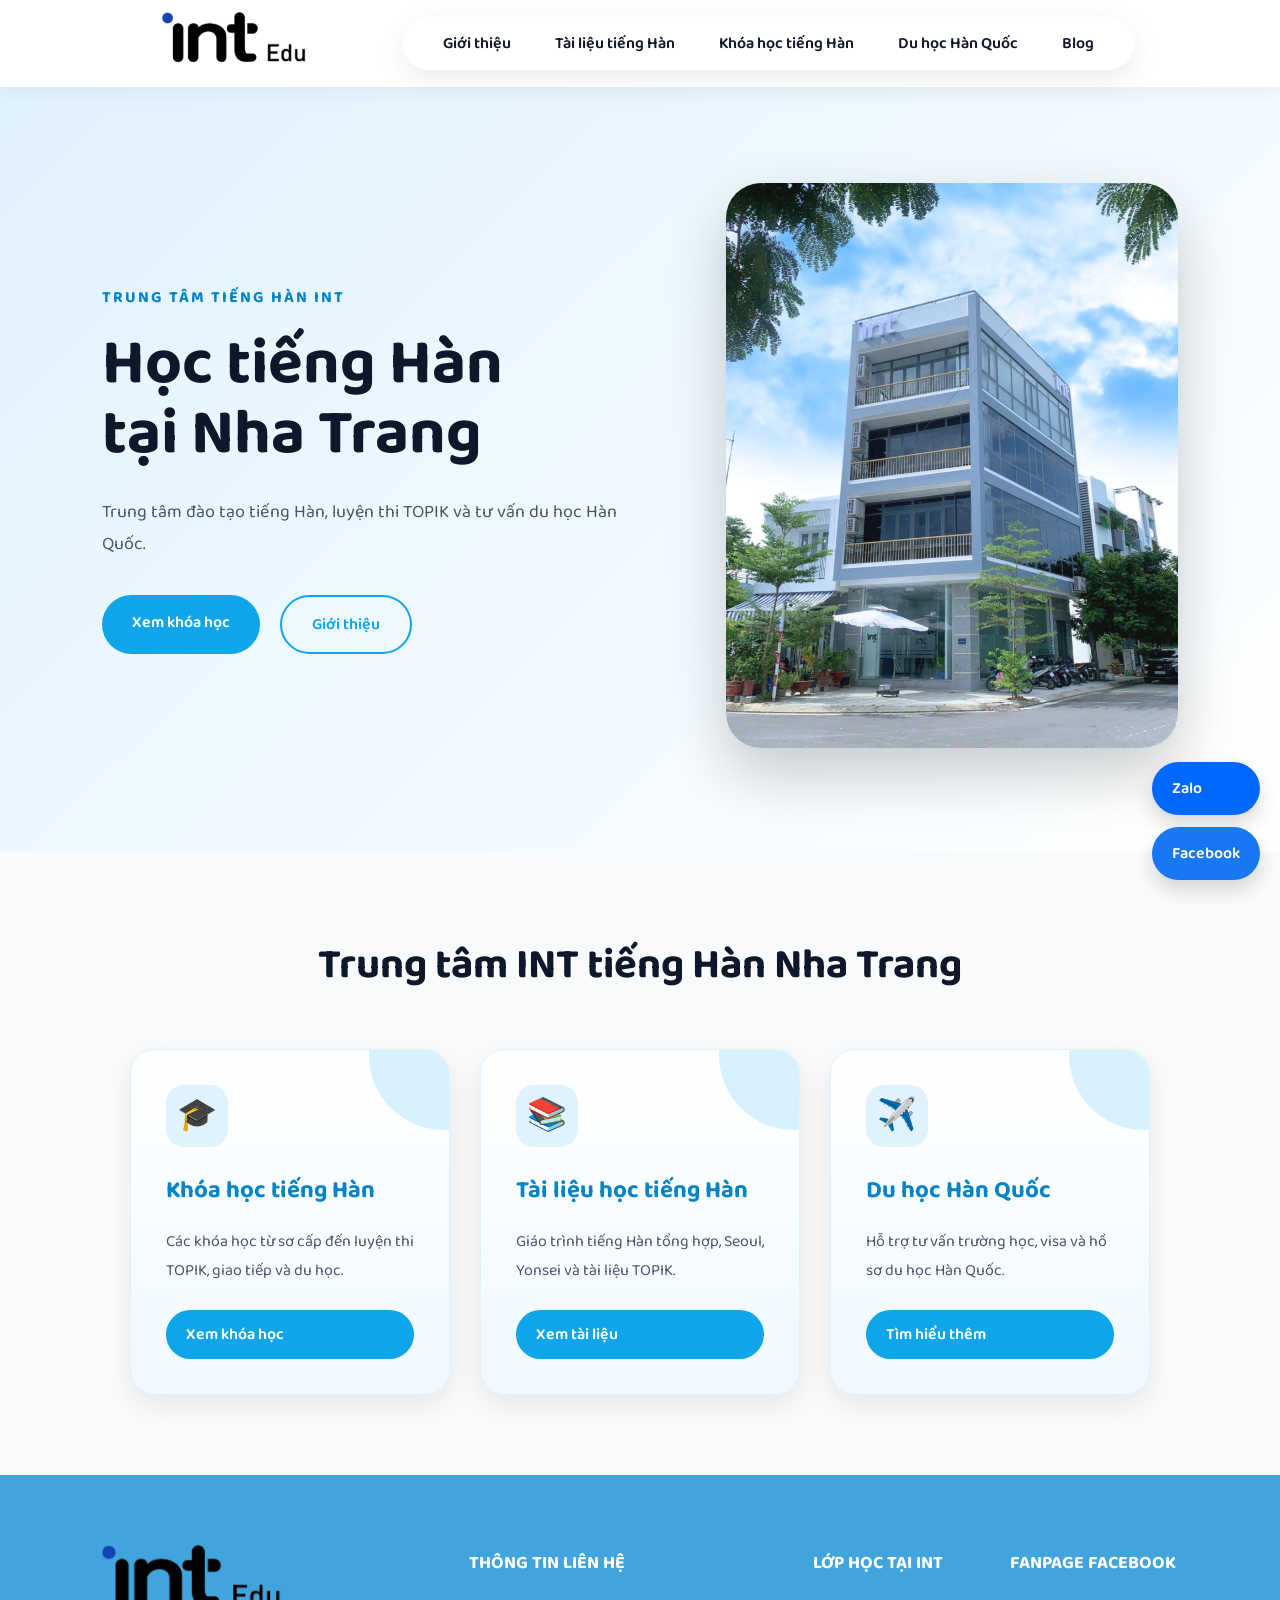
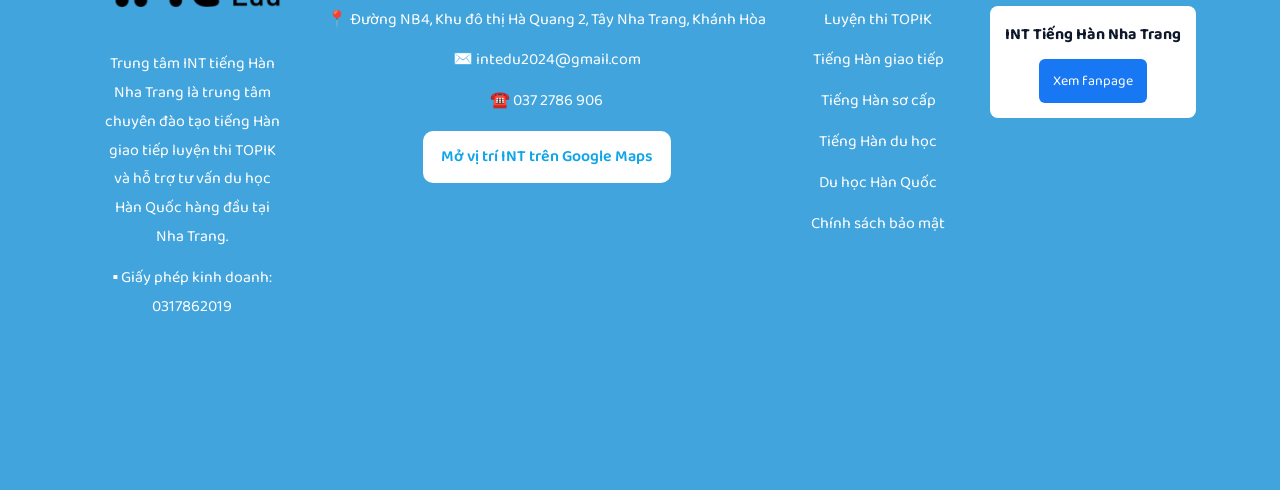
<file: index.html>
<!DOCTYPE html>
<html lang="vi">
<head>
  <meta charset="UTF-8">
  <meta name="viewport" content="width=device-width, initial-scale=1.0">

  <title>Trung tâm tiếng Hàn INT Nha Trang</title>

  <link rel="stylesheet" href="style.css">
  <link href="https://fonts.googleapis.com/css2?family=Baloo+2:wght@400;500;600;700;800&display=swap" rel="stylesheet">

</head>

<body>

<!-- MENU -->

<nav class="navbar">

  <!-- NÚT MENU MOBILE -->

  <button class="menu-toggle" onclick="openMenu()">
    ☰
  </button>

  <!-- LOGO -->

  <div class="logo">

    <a href="index.html">

      <img src="images/int-logo.png" alt="INT Edu">

    </a>

  </div>

  <!-- MENU DESKTOP -->

  <ul>

    <li>
      <a href="gioi-thieu">
        Giới thiệu
      </a>
    </li>

    <li>
      <a href="tai-lieu">
        Tài liệu tiếng Hàn
      </a>
    </li>

    <li>
      <a href="khoa-hoc">
        Khóa học tiếng Hàn
      </a>
    </li>

    <li>
      <a href="du-hoc">
        Du học Hàn Quốc
      </a>
    </li>

    <li>
      <a href="blog">
        Blog
      </a>
    </li>

  </ul>

</nav>

<!-- MOBILE MENU -->

<div class="mobile-menu" id="mobileMenu">

  <!-- NÚT ĐÓNG -->

  <button class="close-menu" onclick="closeMenu()">
    ×
  </button>

  <!-- LOGO MOBILE -->

  <div class="mobile-logo">

    <img src="images/int-logo.png" alt="INT Edu">

  </div>

  <!-- LINK MENU -->

  <a href="gioi-thieu">
    Giới Thiệu
  </a>

  <a href="tai-lieu">
    Tài liệu tiếng Hàn
  </a>

  <a href="khoa-hoc">
    Khóa học tiếng Hàn
  </a>

  <a href="du-hoc">
    Du học Hàn Quốc
  </a>

  <a href="blog">
    Blog
  </a>

</div>

<!-- HERO -->

<section class="hero">

  <div class="hero-text">

    <p class="small-title">
      TRUNG TÂM TIẾNG HÀN INT
    </p>

    <h1>
      Học tiếng Hàn<br>
      tại Nha Trang
    </h1>

    <p class="desc">
      Trung tâm đào tạo tiếng Hàn,
      luyện thi TOPIK và tư vấn du học Hàn Quốc.
    </p>

    <div class="buttons">

      <a href="khoa-hoc" class="btn-main">
        Xem khóa học
      </a>

      <a href="gioi-thieu" class="btn-outline">
        Giới thiệu
      </a>

    </div>

  </div>

  <div class="hero-image">

    <img src="images/trung-tam-int.png" alt="INT Korean">

  </div>

</section>

<!-- THÔNG TIN -->

<section class="info">

  <h2>Trung tâm INT tiếng Hàn Nha Trang</h2>

  <div class="cards">

  <div class="card home-card">
    <div class="card-icon">🎓</div>

    <h3>
      <a href="khoa-hoc">Khóa học tiếng Hàn</a>
    </h3>

    <p>
      Các khóa học từ sơ cấp đến luyện thi TOPIK,
      giao tiếp và du học.
    </p>

    <a href="khoa-hoc" class="card-btn">Xem khóa học</a>
  </div>

  <div class="card home-card">
    <div class="card-icon">📚</div>

    <h3>
      <a href="tai-lieu">Tài liệu học tiếng Hàn</a>
    </h3>

    <p>
      Giáo trình tiếng Hàn tổng hợp,
      Seoul, Yonsei và tài liệu TOPIK.
    </p>

    <a href="tai-lieu" class="card-btn">Xem tài liệu</a>
  </div>

  <div class="card home-card">
    <div class="card-icon">✈️</div>

    <h3>
      <a href="du-hoc">Du học Hàn Quốc</a>
    </h3>

    <p>
      Hỗ trợ tư vấn trường học,
      visa và hồ sơ du học Hàn Quốc.
    </p>

    <a href="du-hoc" class="card-btn">Tìm hiểu thêm</a>
  </div>

</div>

</section>

<!-- FOOTER -->

<footer class="footer">

  <div class="footer-container">

    <div class="footer-col footer-about">

      <img src="images/int-logo.png" alt="INT Edu" class="footer-logo">

      <p>
        Trung tâm INT tiếng Hàn Nha Trang là trung tâm chuyên đào tạo tiếng Hàn giao tiếp
        luyện thi TOPIK và hỗ trợ tư vấn du học Hàn Quốc hàng đầu tại Nha Trang.
      </p>

      <p>▪ Giấy phép kinh doanh: 0317862019</p>

    </div>

    <div class="footer-col">

      <h3>THÔNG TIN LIÊN HỆ</h3>

      <p>📍 Đường NB4, Khu đô thị Hà Quang 2, Tây Nha Trang, Khánh Hòa</p>
      <p>✉️ intedu2024@gmail.com</p>
      <p>☎️ 037 2786 906</p>

      <div class="map-button">

  <a href="https://maps.app.goo.gl/dKhqpCxhwkjduR1n8"
     target="_blank">

     Mở vị trí INT trên Google Maps

  </a>

</div>

<div class="map-box">

  <iframe
    src="https://maps.google.com/maps?q=NB4%20Ha%20Quang%202%20Nha%20Trang&t=&z=15&ie=UTF8&iwloc=&output=embed"
    allowfullscreen
    loading="lazy">
  </iframe>

</div>
</div>

    <div class="footer-col">

      <h3>LỚP HỌC TẠI INT</h3>

      <p>Luyện thi TOPIK</p>
      <p>Tiếng Hàn giao tiếp</p>
      <p>Tiếng Hàn sơ cấp</p>
      <p>Tiếng Hàn du học</p>
      <p>Du học Hàn Quốc</p>
      <p>Chính sách bảo mật</p>

    </div>

    <div class="footer-col">

      <h3>FANPAGE FACEBOOK</h3>

      <div class="fb-box">

        <p>
          <strong>INT Tiếng Hàn Nha Trang</strong>
        </p>

        <a href="https://www.facebook.com/inttienghannhatrang" target="_blank">
          Xem fanpage
        </a>

      </div>

    </div>

  </div>

</footer>

<!-- SOCIAL -->

<div class="social-buttons">

  <a href="https://zalo.me/0372786906" class="zalo">
    Zalo
  </a>

  <a href="https://www.facebook.com/inttienghannhatrang" class="facebook">
    Facebook
  </a>

</div>
<script>

  function openMenu() {
    document
      .getElementById("mobileMenu")
      .classList.add("active");
  }

  function closeMenu() {
    document
      .getElementById("mobileMenu")
      .classList.remove("active");
  }

</script>
</body>
</html>
</file>
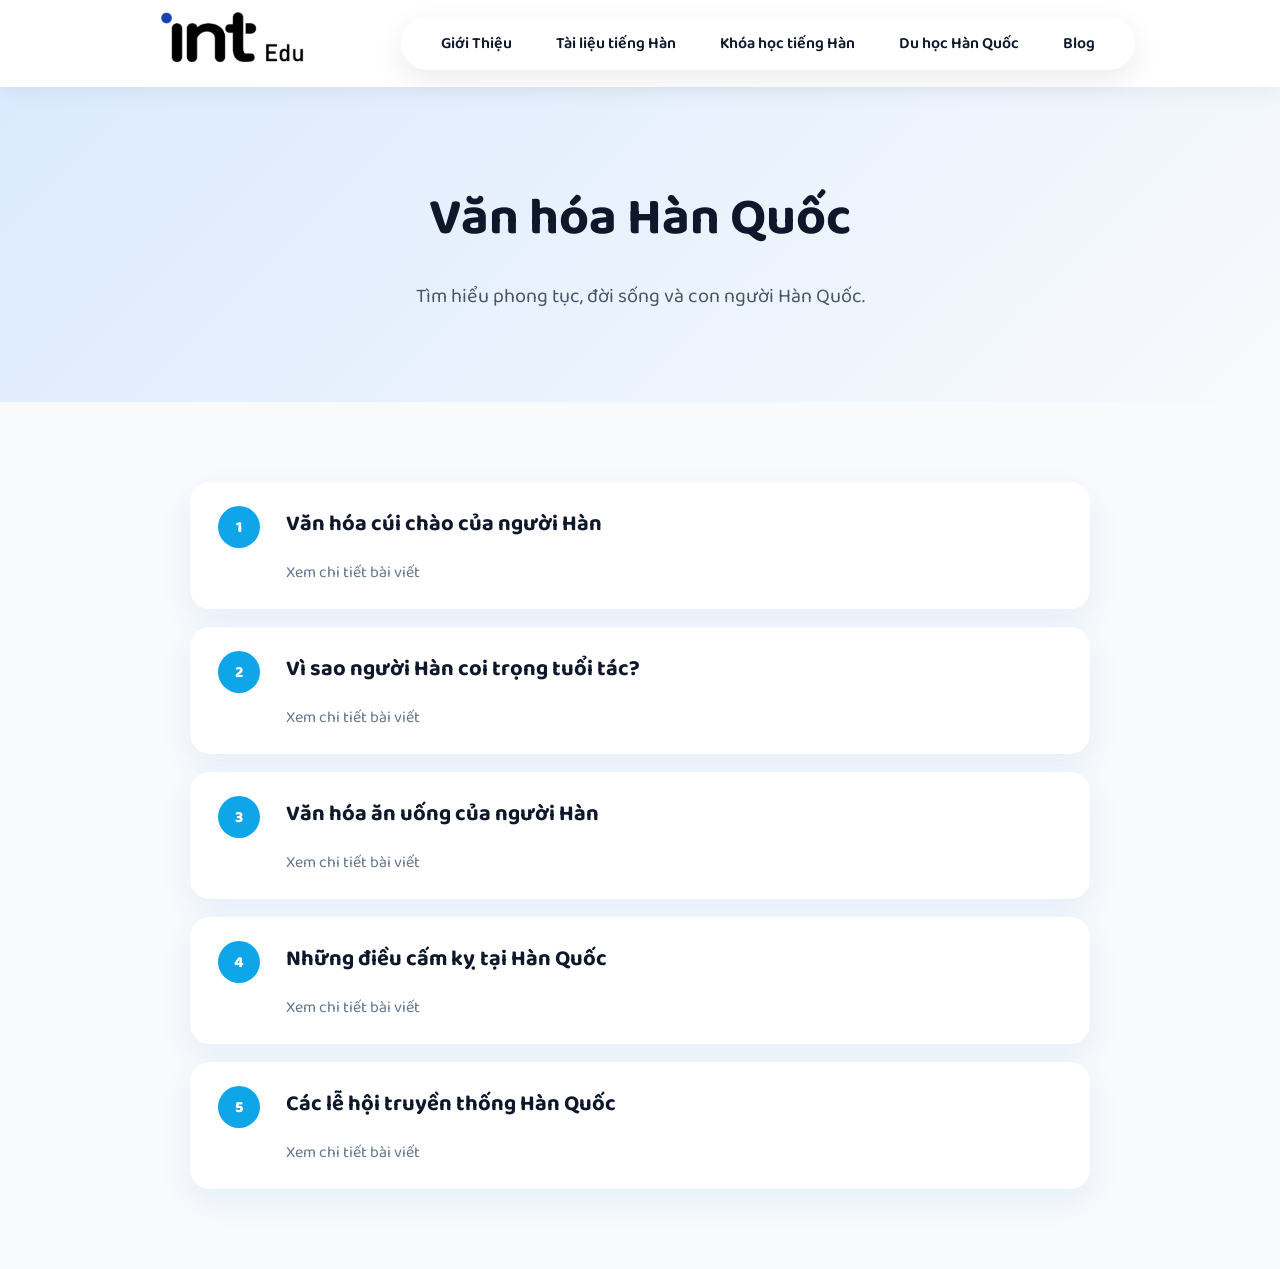
<file: blog-category.html>
<!DOCTYPE html>
<html lang="vi">
<head>
  <meta charset="UTF-8">
  <meta name="viewport" content="width=device-width, initial-scale=1.0">

  <title>Danh sách bài viết - INT</title>

  <link rel="stylesheet" href="style.css">
  <link href="https://fonts.googleapis.com/css2?family=Baloo+2:wght@400;500;600;700;800&display=swap" rel="stylesheet">
</head>

<body>

<nav class="navbar">

  <button class="menu-toggle" onclick="openMenu()">☰</button>

  <div class="logo">
    <a href="index.html">
      <img src="images/int-logo.png" alt="INT Edu">
    </a>
  </div>

  <ul>
    <li><a href="gioi-thieu.html">Giới Thiệu</a></li>
    <li><a href="tai-lieu.html">Tài liệu tiếng Hàn</a></li>
    <li><a href="khoa-hoc.html">Khóa học tiếng Hàn</a></li>
    <li><a href="du-hoc.html">Du học Hàn Quốc</a></li>
    <li><a href="blog.html">Blog</a></li>
  </ul>

</nav>

<div class="mobile-menu" id="mobileMenu">

  <button class="close-menu" onclick="closeMenu()">×</button>

  <div class="mobile-logo">
    <img src="images/int-logo.png" alt="INT Edu">
  </div>

  <a href="gioi-thieu.html">Giới Thiệu</a>
  <a href="tai-lieu.html">Tài liệu tiếng Hàn</a>
  <a href="khoa-hoc.html">Khóa học tiếng Hàn</a>
  <a href="du-hoc.html">Du học Hàn Quốc</a>
  <a href="blog.html">Blog</a>

</div>

<section class="page-header">
  <h1 id="category-title">Blog Hàn Quốc</h1>
  <p id="category-desc">Danh sách bài viết liên quan</p>
</section>

<section class="blog-post-section">

  <div id="post-list" class="post-list"></div>

</section>

<script>
const blogData = {
  "van-hoa": {
    title: "Văn hóa Hàn Quốc",
    desc: "Tìm hiểu phong tục, đời sống và con người Hàn Quốc.",
    posts: [
      "Văn hóa cúi chào của người Hàn",
      "Vì sao người Hàn coi trọng tuổi tác?",
      "Văn hóa ăn uống của người Hàn",
      "Những điều cấm kỵ tại Hàn Quốc",
      "Các lễ hội truyền thống Hàn Quốc"
    ]
  },

  "kpop": {
    title: "Kpop & Giải trí",
    desc: "Khám phá Kpop, idol và ngành giải trí Hàn Quốc.",
    posts: [
      "BTS vì sao nổi tiếng toàn cầu?",
      "BLACKPINK có gì đặc biệt?",
      "Thuật ngữ fan Kpop cần biết",
      "Học tiếng Hàn qua bài hát Kpop",
      "Các công ty giải trí lớn tại Hàn Quốc"
    ]
  },

  "phim": {
    title: "Phim Hàn Quốc",
    desc: "Phim, diễn viên và cách học tiếng Hàn qua phim.",
    posts: [
      "Top phim Hàn nên xem cho người học tiếng Hàn",
      "Học tiếng Hàn qua phim như thế nào?",
      "Những câu nói tiếng Hàn nổi tiếng trong phim",
      "Phim Hàn giúp luyện nghe tiếng Hàn",
      "Top phim chữa lành Hàn Quốc"
    ]
  },

  "am-thuc": {
    title: "Ẩm thực Hàn Quốc",
    desc: "Món ăn, văn hóa ăn uống và từ vựng ẩm thực.",
    posts: [
      "Kimchi có nguồn gốc từ đâu?",
      "Top món ăn Hàn Quốc nổi tiếng",
      "Tokbokki là gì?",
      "Ẩm thực đường phố Hàn Quốc",
      "Từ vựng tiếng Hàn về đồ ăn"
    ]
  },

  "du-lich": {
    title: "Du lịch Hàn Quốc",
    desc: "Kinh nghiệm du lịch và khám phá Hàn Quốc.",
    posts: [
      "Nên du lịch Hàn Quốc mùa nào?",
      "Top địa điểm check-in ở Seoul",
      "Kinh nghiệm đi tàu điện ở Hàn Quốc",
      "Du lịch Busan tự túc",
      "Đảo Jeju có gì đẹp?"
    ]
  },

  "hoc-tieng-han": {
    title: "Góc học tiếng Hàn",
    desc: "Tài liệu, lộ trình và kinh nghiệm học tiếng Hàn.",
    posts: [
      "Bảng chữ cái tiếng Hàn cho người mới",
      "Cách tự học tiếng Hàn hiệu quả",
      "100 câu giao tiếp tiếng Hàn cơ bản",
      "Ngữ pháp tiếng Hàn sơ cấp",
      "Bí quyết thi TOPIK đạt điểm cao"
    ]
  },

  "du-hoc-han": {
    title: "Du học Hàn Quốc",
    desc: "Thông tin visa, chi phí và hồ sơ du học Hàn.",
    posts: [
      "Điều kiện du học Hàn Quốc",
      "Chi phí du học Hàn Quốc",
      "Visa D4 Hàn Quốc là gì?",
      "Hồ sơ du học Hàn Quốc gồm những gì?",
      "Kinh nghiệm phỏng vấn visa Hàn Quốc"
    ]
  },

  "khac": {
    title: "Tin tức & Khác",
    desc: "Các thông tin hữu ích khác về Hàn Quốc.",
    posts: [
      "Các app cần có khi sang Hàn Quốc",
      "Cuộc sống sinh viên tại Hàn Quốc",
      "Những điều cần biết trước khi đến Hàn",
      "Từ vựng tiếng Hàn thông dụng",
      "Tin tức mới về Hàn Quốc"
    ]
  }
};

const params = new URLSearchParams(window.location.search);
const category = params.get("category");
const current = blogData[category] || blogData["van-hoa"];

document.getElementById("category-title").innerText = current.title;
document.getElementById("category-desc").innerText = current.desc;

const postList = document.getElementById("post-list");

current.posts.forEach((post, index) => {
  postList.innerHTML += `
    <a href="#" class="post-item">
      <span>${index + 1}</span>
      <h3>${post}</h3>
      <p>Xem chi tiết bài viết</p>
    </a>
  `;
});

function openMenu() {
  document.getElementById("mobileMenu").classList.add("active");
}

function closeMenu() {
  document.getElementById("mobileMenu").classList.remove("active");
}
</script>

</body>
</html>
</file>
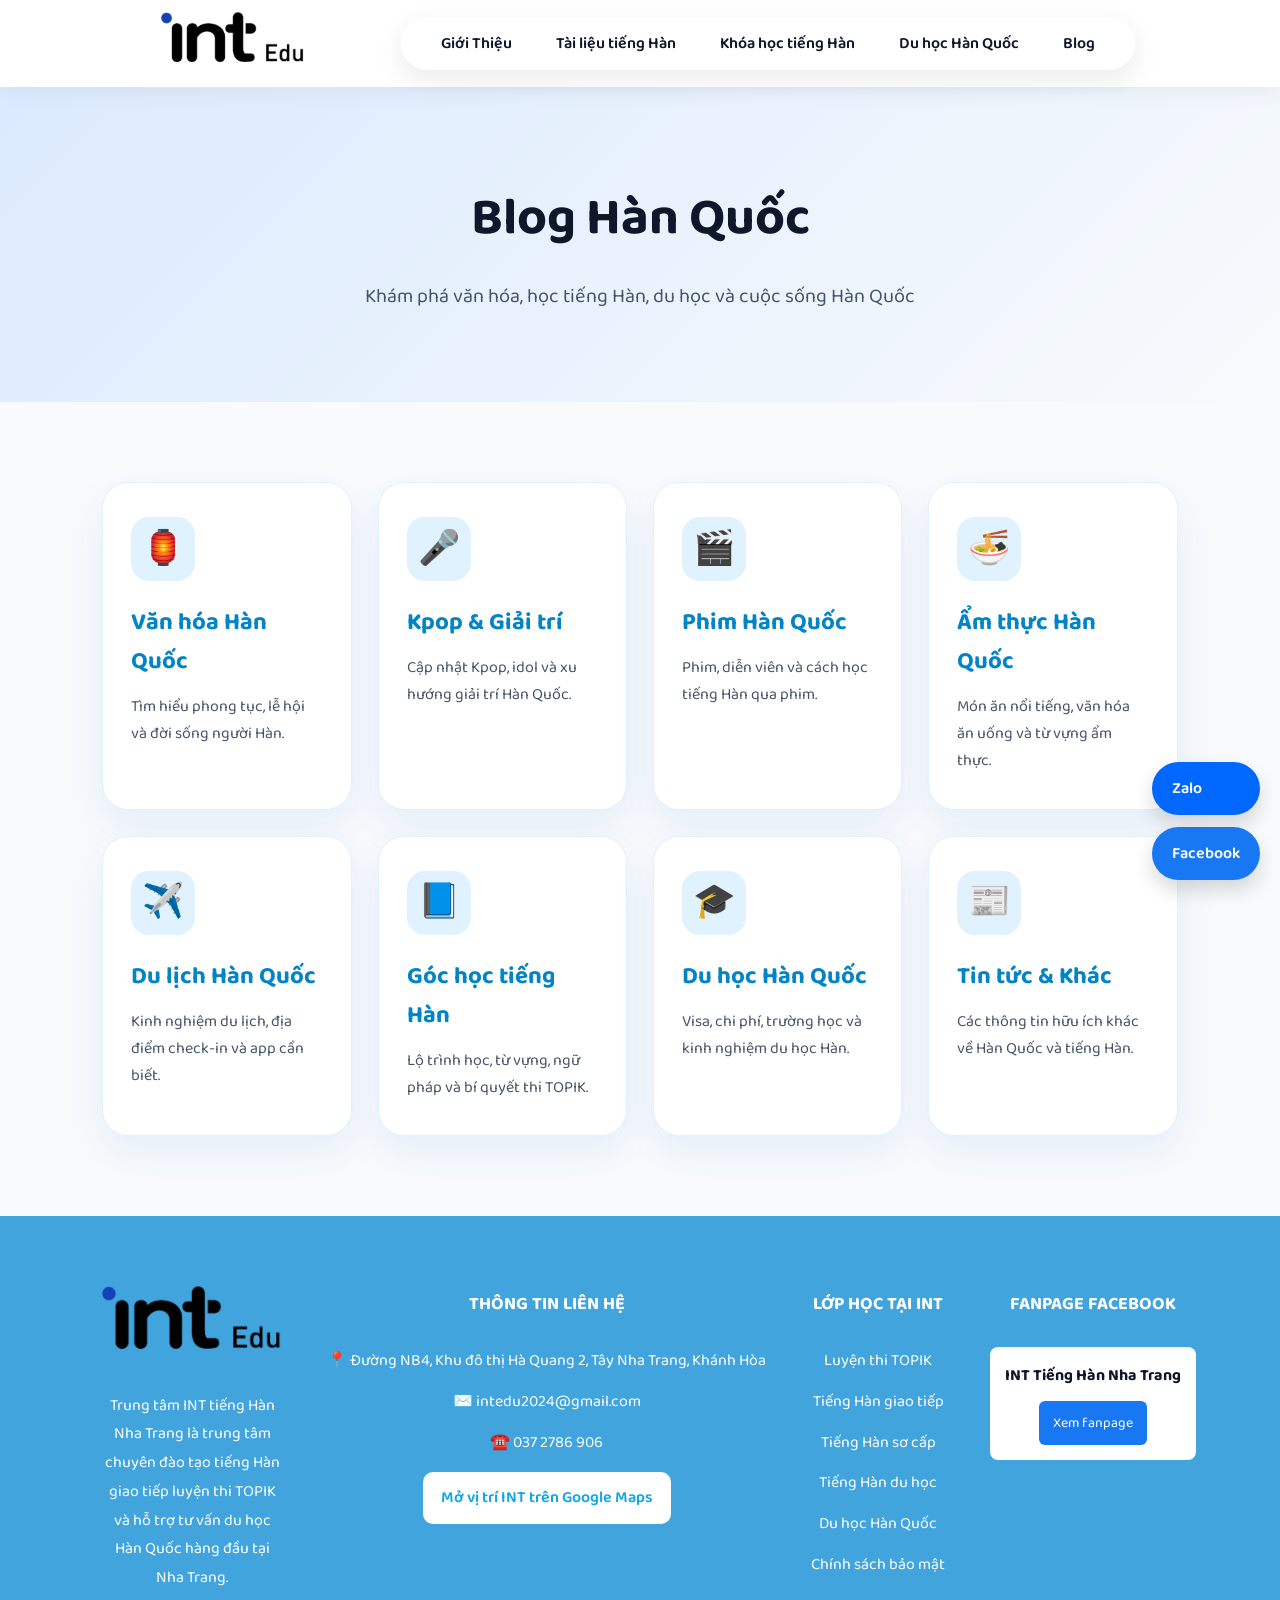
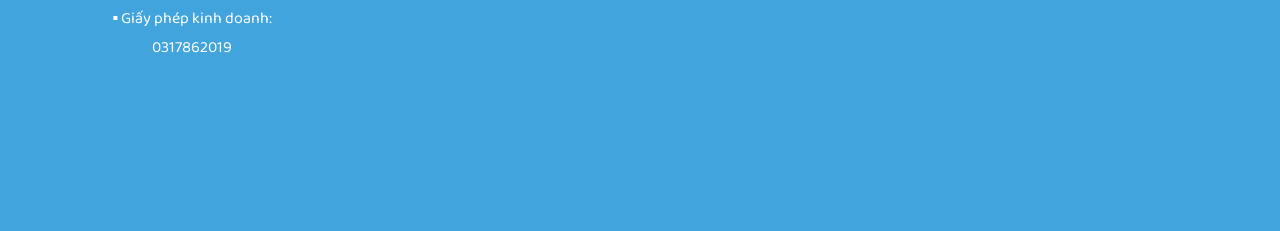
<file: blog.html>
<!DOCTYPE html>
<html lang="vi">
<head>
  <meta charset="UTF-8">

  <meta name="viewport" content="width=device-width, initial-scale=1.0">

  <title>Blog Hàn Quốc - INT Korean</title>

  <link rel="stylesheet" href="style.css">
  <link href="https://fonts.googleapis.com/css2?family=Baloo+2:wght@400;500;600;700;800&display=swap" rel="stylesheet">
</head>

<body>

<!-- MENU -->

<nav class="navbar">

  <!-- NÚT MENU MOBILE -->

  <button class="menu-toggle" onclick="openMenu()">
    ☰
  </button>

  <!-- LOGO -->

  <div class="logo">

    <a href="index.html">

      <img src="images/int-logo.png" alt="INT Edu">

    </a>

  </div>

  <!-- MENU DESKTOP -->

  <ul>

    <li>
      <a href="gioi-thieu.html">
        Giới Thiệu
      </a>
    </li>

    <li>
      <a href="tai-lieu.html">
        Tài liệu tiếng Hàn
      </a>
    </li>

    <li>
      <a href="khoa-hoc.html">
        Khóa học tiếng Hàn
      </a>
    </li>

    <li>
      <a href="du-hoc.html">
        Du học Hàn Quốc
      </a>
    </li>

    <li>
      <a href="blog.html">
        Blog
      </a>
    </li>

  </ul>

</nav>

<!-- MOBILE MENU -->

<div class="mobile-menu" id="mobileMenu">

  <!-- NÚT ĐÓNG -->

  <button class="close-menu" onclick="closeMenu()">
    ×
  </button>

  <!-- LOGO MOBILE -->

  <div class="mobile-logo">

    <img src="images/int-logo.png" alt="INT Edu">

  </div>

  <!-- LINK MENU -->

  <a href="gioi-thieu.html">
    Giới thiệu
  </a>

  <a href="tai-lieu.html">
    Tài liệu tiếng Hàn
  </a>

  <a href="khoa-hoc.html">
    Khóa học tiếng Hàn
  </a>

  <a href="du-hoc.html">
    Du học Hàn Quốc
  </a>

  <a href="blog.html">
    Blog
  </a>

</div>

<!-- HEADER -->

<section class="page-header">
  <h1>Blog Hàn Quốc</h1>
  <p>Khám phá văn hóa, học tiếng Hàn, du học và cuộc sống Hàn Quốc</p>
</section>

<section class="blog-section">

  <div class="blog-grid">

    <a href="blog-category.html?category=van-hoa" class="blog-box">
      <div class="blog-icon">🏮</div>
      <h3>Văn hóa Hàn Quốc</h3>
      <p>Tìm hiểu phong tục, lễ hội và đời sống người Hàn.</p>
    </a>

    <a href="blog-category.html?category=kpop" class="blog-box">
      <div class="blog-icon">🎤</div>
      <h3>Kpop & Giải trí</h3>
      <p>Cập nhật Kpop, idol và xu hướng giải trí Hàn Quốc.</p>
    </a>

    <a href="blog-category.html?category=phim" class="blog-box">
      <div class="blog-icon">🎬</div>
      <h3>Phim Hàn Quốc</h3>
      <p>Phim, diễn viên và cách học tiếng Hàn qua phim.</p>
    </a>

    <a href="blog-category.html?category=am-thuc" class="blog-box">
      <div class="blog-icon">🍜</div>
      <h3>Ẩm thực Hàn Quốc</h3>
      <p>Món ăn nổi tiếng, văn hóa ăn uống và từ vựng ẩm thực.</p>
    </a>

    <a href="blog-category.html?category=du-lich" class="blog-box">
      <div class="blog-icon">✈️</div>
      <h3>Du lịch Hàn Quốc</h3>
      <p>Kinh nghiệm du lịch, địa điểm check-in và app cần biết.</p>
    </a>

    <a href="blog-category.html?category=hoc-tieng-han" class="blog-box">
      <div class="blog-icon">📘</div>
      <h3>Góc học tiếng Hàn</h3>
      <p>Lộ trình học, từ vựng, ngữ pháp và bí quyết thi TOPIK.</p>
    </a>

    <a href="blog-category.html?category=du-hoc-han" class="blog-box">
      <div class="blog-icon">🎓</div>
      <h3>Du học Hàn Quốc</h3>
      <p>Visa, chi phí, trường học và kinh nghiệm du học Hàn.</p>
    </a>

    <a href="blog-category.html?category=khac" class="blog-box">
      <div class="blog-icon">📰</div>
      <h3>Tin tức & Khác</h3>
      <p>Các thông tin hữu ích khác về Hàn Quốc và tiếng Hàn.</p>
    </a>

  </div>

</section>

<!-- FOOTER -->

<footer class="footer">

  <div class="footer-container">

    <div class="footer-col footer-about">
      <img src="images/int-logo.png" alt="INT Edu" class="footer-logo">

      <p>
        Trung tâm INT tiếng Hàn Nha Trang là trung tâm chuyên đào tạo tiếng Hàn giao tiếp
        luyện thi TOPIK và hỗ trợ tư vấn du học Hàn Quốc hàng đầu tại Nha Trang.
      </p>

      <p>▪ Giấy phép kinh doanh: 0317862019</p>
    </div>

    <div class="footer-col">
      <h3>THÔNG TIN LIÊN HỆ</h3>

      <p>📍 Đường NB4, Khu đô thị Hà Quang 2, Tây Nha Trang, Khánh Hòa</p>
      <p>✉️ intedu2024@gmail.com</p>
      <p>☎️ 037 2786 906</p>

      <div class="map-button">

  <a href="https://maps.app.goo.gl/dKhqpCxhwkjduR1n8"
     target="_blank">

     Mở vị trí INT trên Google Maps

  </a>

</div>

<div class="map-box">

  <iframe
    src="https://maps.google.com/maps?q=NB4%20Ha%20Quang%202%20Nha%20Trang&t=&z=15&ie=UTF8&iwloc=&output=embed"
    allowfullscreen
    loading="lazy">
  </iframe>

</div>
</div>

    <div class="footer-col">
      <h3>LỚP HỌC TẠI INT</h3>

      <p>Luyện thi TOPIK</p>
      <p>Tiếng Hàn giao tiếp</p>
      <p>Tiếng Hàn sơ cấp</p>
      <p>Tiếng Hàn du học</p>
      <p>Du học Hàn Quốc</p>
      <p>Chính sách bảo mật</p>
    </div>

<div class="footer-col">
      <h3>FANPAGE FACEBOOK</h3>

      <div class="fb-box">
        <p><strong>INT Tiếng Hàn Nha Trang</strong></p>
        <a href="https://www.facebook.com/inttienghannhatrang" target="_blank">
          Xem fanpage
        </a>
    </div>

</footer>

<!-- SOCIAL -->

<div class="social-buttons">

  <a href="https://zalo.me/0372786906" class="zalo">
    Zalo
  </a>

  <a href="https://www.facebook.com/inttienghannhatrang" class="facebook">
    Facebook
  </a>

</div>
<script>

  function openMenu() {
    document
      .getElementById("mobileMenu")
      .classList.add("active");
  }

  function closeMenu() {
    document
      .getElementById("mobileMenu")
      .classList.remove("active");
  }

</script>
</body>
</html>
</file>
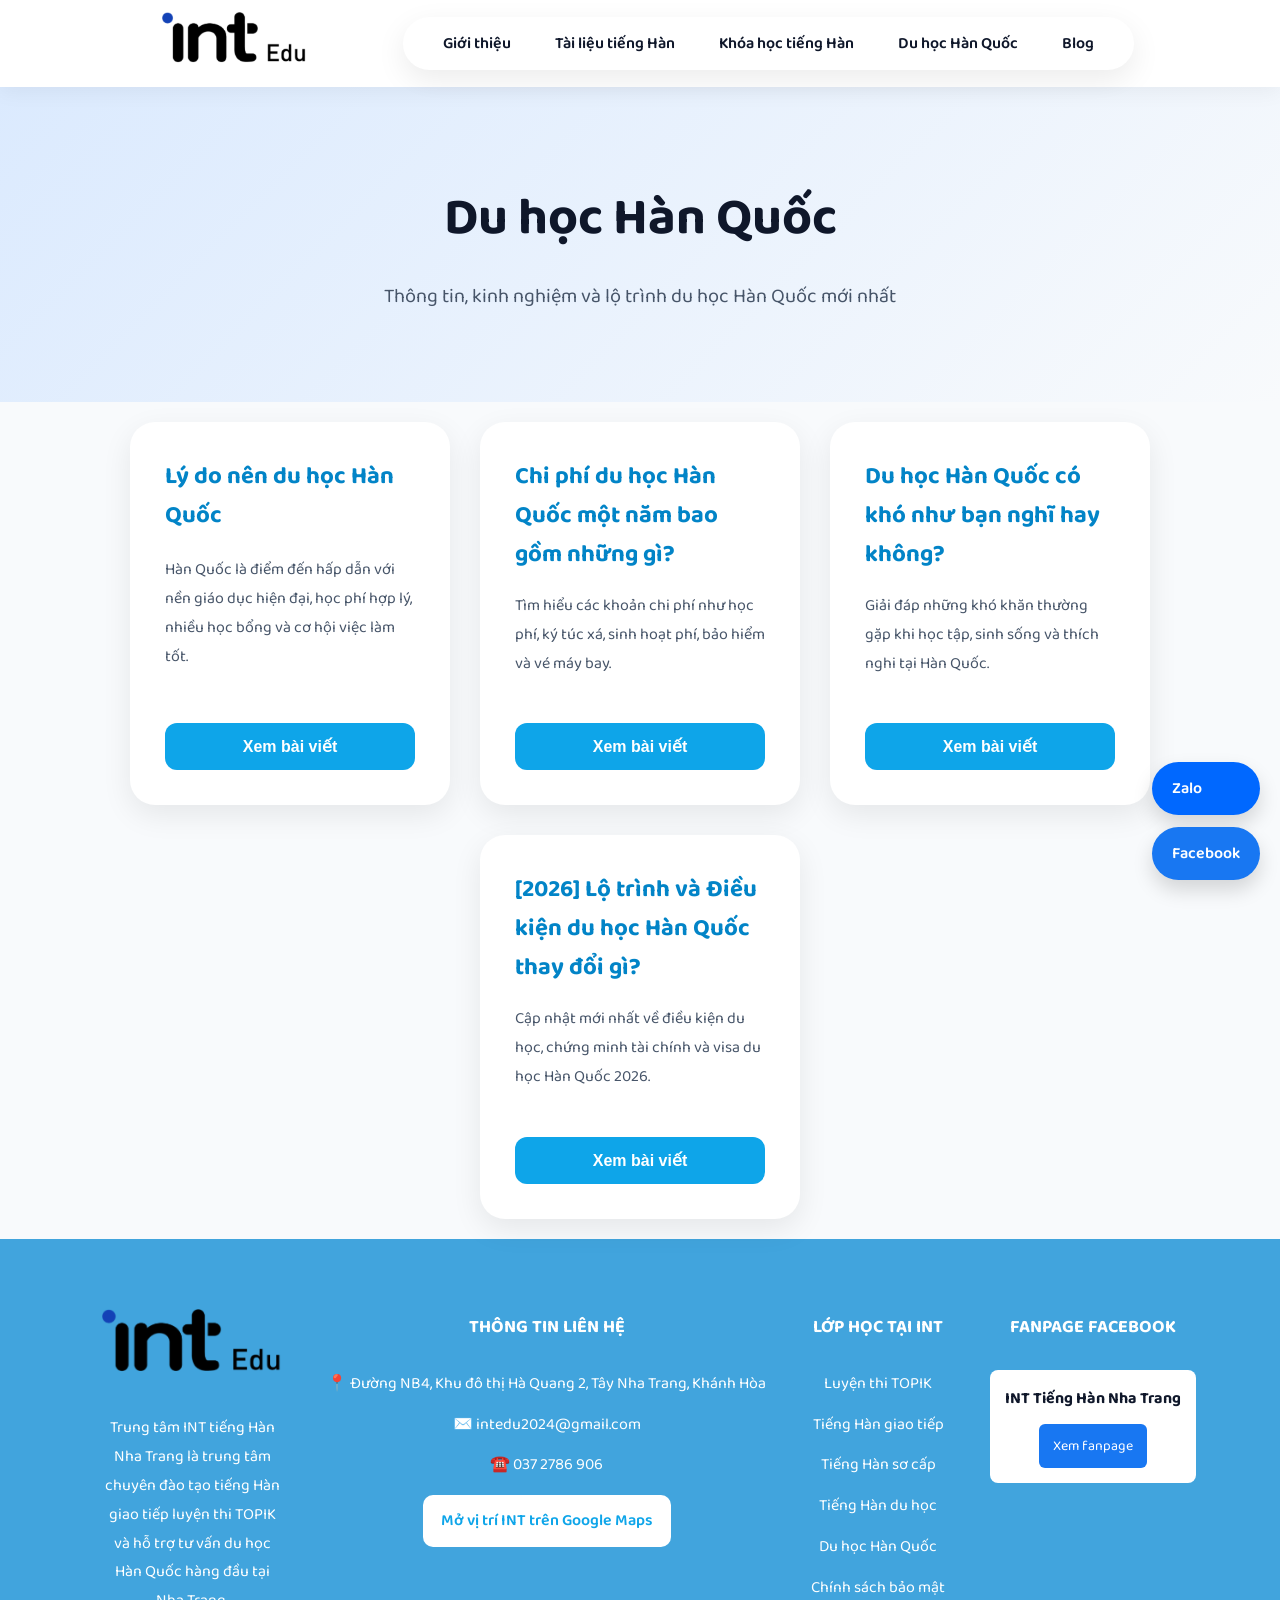
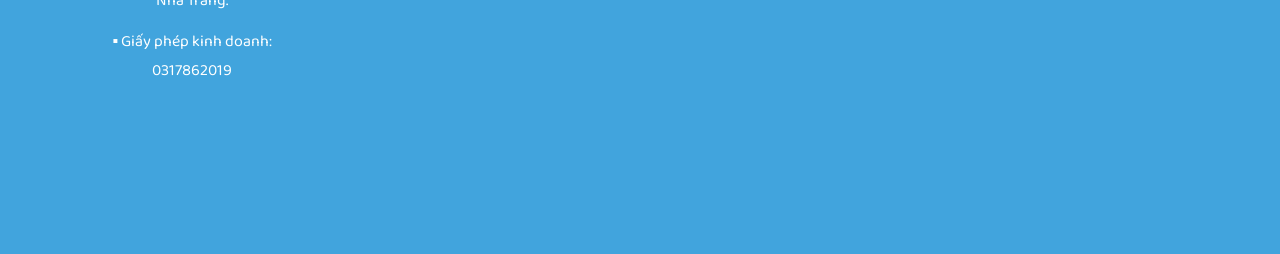
<file: du-hoc.html>
<!DOCTYPE html>
<html lang="vi">
<head>
  <meta charset="UTF-8">
  <meta name="viewport" content="width=device-width, initial-scale=1.0">

  <title>Du học Hàn Quốc - INT Korean</title>

  <link rel="stylesheet" href="style.css">
  <link href="https://fonts.googleapis.com/css2?family=Baloo+2:wght@400;500;600;700;800&display=swap" rel="stylesheet">
</head>

<body>

<!-- MENU -->

<nav class="navbar">

  <!-- NÚT MENU MOBILE -->

  <button class="menu-toggle" onclick="openMenu()">
    ☰
  </button>

  <!-- LOGO -->

  <div class="logo">

    <a href="index.html">

      <img src="images/int-logo.png" alt="INT Edu">

    </a>

  </div>

  <!-- MENU DESKTOP -->

  <ul>

    <li>
      <a href="gioi-thieu.html">
        Giới thiệu
      </a>
    </li>

    <li>
      <a href="tai-lieu.html">
        Tài liệu tiếng Hàn
      </a>
    </li>

    <li>
      <a href="khoa-hoc.html">
        Khóa học tiếng Hàn
      </a>
    </li>

    <li>
      <a href="du-hoc.html">
        Du học Hàn Quốc
      </a>
    </li>

    <li>
      <a href="blog.html">
        Blog
      </a>
    </li>

  </ul>

</nav>

<!-- MOBILE MENU -->

<div class="mobile-menu" id="mobileMenu">

  <!-- NÚT ĐÓNG -->

  <button class="close-menu" onclick="closeMenu()">
    ×
  </button>

  <!-- LOGO MOBILE -->

  <div class="mobile-logo">

    <img src="images/int-logo.png" alt="INT Edu">

  </div>

  <!-- LINK MENU -->

 <a href="gioi-thieu">
    Giới Thiệu
  </a>

  <a href="tai-lieu">
    Tài liệu tiếng Hàn
  </a>

  <a href="khoa-hoc">
    Khóa học tiếng Hàn
  </a>

  <a href="du-hoc">
    Du học Hàn Quốc
  </a>

  <a href="blog">
    Blog
  </a>

</div>

<!-- HEADER -->

<section class="page-header">

  <h1>Du học Hàn Quốc</h1>

  <p>
    Thông tin, kinh nghiệm và lộ trình du học Hàn Quốc mới nhất
  </p>

</section>

<!-- BÀI VIẾT -->

<section class="page-content">

  <div class="cards">

    <!-- BÀI 1 -->

    <div class="card">

      <h3>
        Lý do nên du học Hàn Quốc
      </h3>

      <p>
        Hàn Quốc là điểm đến hấp dẫn với nền giáo dục hiện đại,
        học phí hợp lý, nhiều học bổng và cơ hội việc làm tốt.
      </p>

      <br>

      <button>Xem bài viết</button>

    </div>

    <!-- BÀI 2 -->

    <div class="card">

      <h3>
        Chi phí du học Hàn Quốc một năm bao gồm những gì?
      </h3>

      <p>
        Tìm hiểu các khoản chi phí như học phí,
        ký túc xá, sinh hoạt phí, bảo hiểm và vé máy bay.
      </p>

      <br>

      <button>Xem bài viết</button>

    </div>

    <!-- BÀI 3 -->

    <div class="card">

      <h3>
        Du học Hàn Quốc có khó như bạn nghĩ hay không?
      </h3>

      <p>
        Giải đáp những khó khăn thường gặp khi học tập,
        sinh sống và thích nghi tại Hàn Quốc.
      </p>

      <br>

      <button>Xem bài viết</button>

    </div>

    <!-- BÀI 4 -->

    <div class="card">

      <h3>
        [2026] Lộ trình và Điều kiện du học Hàn Quốc thay đổi gì?
      </h3>

      <p>
        Cập nhật mới nhất về điều kiện du học,
        chứng minh tài chính và visa du học Hàn Quốc 2026.
      </p>

      <br>

      <button>Xem bài viết</button>

    </div>

  </div>

</section>

<!-- FOOTER -->

<footer class="footer">

  <div class="footer-container">

    <div class="footer-col footer-about">
      <img src="images/int-logo.png" alt="INT Edu" class="footer-logo">

      <p>
        Trung tâm INT tiếng Hàn Nha Trang là trung tâm chuyên đào tạo tiếng Hàn giao tiếp
        luyện thi TOPIK và hỗ trợ tư vấn du học Hàn Quốc hàng đầu tại Nha Trang.
      </p>

      <p>▪ Giấy phép kinh doanh: 0317862019</p>
    </div>

    <div class="footer-col">
      <h3>THÔNG TIN LIÊN HỆ</h3>

      <p>📍 Đường NB4, Khu đô thị Hà Quang 2, Tây Nha Trang, Khánh Hòa</p>
      <p>✉️ intedu2024@gmail.com</p>
      <p>☎️ 037 2786 906</p>

      <div class="map-button">

  <a href="https://maps.app.goo.gl/dKhqpCxhwkjduR1n8"
     target="_blank">

     Mở vị trí INT trên Google Maps

  </a>

</div>

<div class="map-box">

  <iframe
    src="https://maps.google.com/maps?q=NB4%20Ha%20Quang%202%20Nha%20Trang&t=&z=15&ie=UTF8&iwloc=&output=embed"
    allowfullscreen
    loading="lazy">
  </iframe>

</div>
</div>

    <div class="footer-col">
      <h3>LỚP HỌC TẠI INT</h3>

      <p>Luyện thi TOPIK</p>
      <p>Tiếng Hàn giao tiếp</p>
      <p>Tiếng Hàn sơ cấp</p>
      <p>Tiếng Hàn du học</p>
      <p>Du học Hàn Quốc</p>
      <p>Chính sách bảo mật</p>
    </div>

<div class="footer-col">
      <h3>FANPAGE FACEBOOK</h3>

      <div class="fb-box">
        <p><strong>INT Tiếng Hàn Nha Trang</strong></p>
        <a href="https://www.facebook.com/inttienghannhatrang" target="_blank">
          Xem fanpage
        </a>
    </div>

</footer>

<!-- SOCIAL -->

<div class="social-buttons">

  <a href="https://zalo.me/0372786906" class="zalo">
    Zalo
  </a>

  <a href="https://www.facebook.com/inttienghannhatrang" class="facebook">
    Facebook
  </a>

</div>
<script>

  function openMenu() {
    document
      .getElementById("mobileMenu")
      .classList.add("active");
  }

  function closeMenu() {
    document
      .getElementById("mobileMenu")
      .classList.remove("active");
  }

</script>
</body>
</html>
</file>
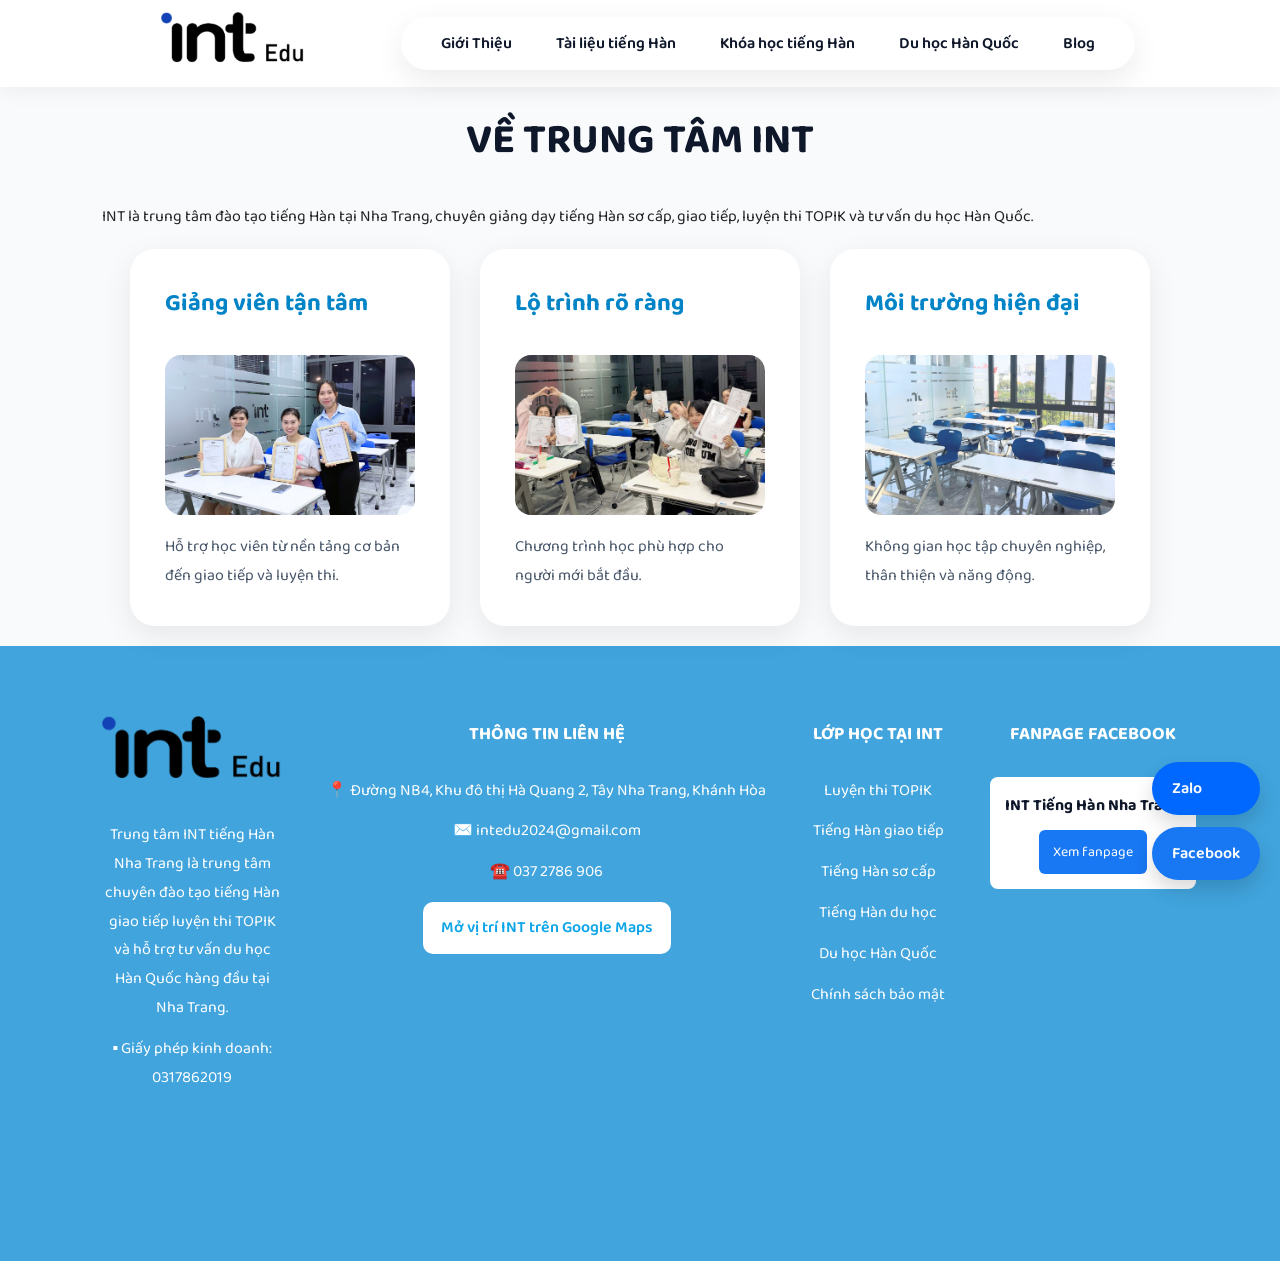
<file: gioi-thieu.html>
<!DOCTYPE html>
<html lang="vi">
<head>
  <meta charset="UTF-8">
  <meta name="viewport" content="width=device-width, initial-scale=1.0">
  <title>Giới thiệu - INT Tiếng Hàn Nha Trang</title>
  <link rel="stylesheet" href="style.css">
  <link href="https://fonts.googleapis.com/css2?family=Baloo+2:wght@400;500;600;700;800&display=swap" rel="stylesheet">
</head>
<body>

<nav class="navbar">

  <!-- NÚT MENU MOBILE -->

  <button class="menu-toggle" onclick="openMenu()">
    ☰
  </button>

  <!-- LOGO -->

  <div class="logo">

    <a href="index.html">

      <img src="images/int-logo.png" alt="INT Edu">

    </a>

  </div>

  <!-- MENU DESKTOP -->

  <ul>

    <li>
      <a href="gioi-thieu.html">
        Giới Thiệu
      </a>
    </li>

    <li>
      <a href="tai-lieu.html">
        Tài liệu tiếng Hàn
      </a>
    </li>

    <li>
      <a href="khoa-hoc.html">
        Khóa học tiếng Hàn
      </a>
    </li>

    <li>
      <a href="du-hoc.html">
        Du học Hàn Quốc
      </a>
    </li>

    <li>
      <a href="blog.html">
        Blog
      </a>
    </li>

  </ul>

</nav>

<!-- MOBILE MENU -->

<div class="mobile-menu" id="mobileMenu">

  <!-- NÚT ĐÓNG -->

  <button class="close-menu" onclick="closeMenu()">
    ×
  </button>

  <!-- LOGO MOBILE -->

  <div class="mobile-logo">

    <img src="images/int-logo.png" alt="INT Edu">

  </div>

  <!-- LINK MENU -->

  <a href="gioi-thieu.html">
    Giới thiệu
  </a>

  <a href="tai-lieu.html">
    Tài liệu tiếng Hàn
  </a>

  <a href="khoa-hoc.html">
    Khóa học tiếng Hàn
  </a>

  <a href="du-hoc.html">
    Du học Hàn Quốc
  </a>

  <a href="blog.html">
    Blog
  </a>

</div>

<section class="page-content">
  <h2>VỀ TRUNG TÂM INT</h2>
    </p>INT là trung tâm đào tạo tiếng Hàn tại Nha Trang, chuyên giảng dạy tiếng Hàn sơ cấp, giao tiếp, luyện thi TOPIK và tư vấn du học Hàn Quốc.</p>

  <div class="cards">
    <div class="card">

  <h3>Giảng viên tận tâm</h3>

  <img src="images/giang-vien-tan-tam.jpg"
       alt="Giảng viên tận tâm"
       class="card-image">

  <p>
    Hỗ trợ học viên từ nền tảng cơ bản đến giao tiếp và luyện thi.
  </p>
</div>

    <div class="card">

  <h3>Lộ trình rõ ràng</h3>

  <img src="images/lo-trinh-ro-rang.jpg"
       alt="Lộ trình rõ ràng"
       class="card-image">

  <p>
    Chương trình học phù hợp cho người mới bắt đầu.
  </p>

</div>

    <div class="card">

  <h3>Môi trường hiện đại</h3>

  <img src="images/moi-truong-hien-dai.jpg"
       alt="Môi trường hiện đại"
       class="card-image">

  <p>
    Không gian học tập chuyên nghiệp, thân thiện và năng động.
  </p>

</div>
  </div>
</section>

<footer class="footer">

  <div class="footer-container">

    <div class="footer-col footer-about">
      <img src="images/int-logo.png" alt="INT Edu" class="footer-logo">

      <p>
        Trung tâm INT tiếng Hàn Nha Trang là trung tâm chuyên đào tạo tiếng Hàn giao tiếp
        luyện thi TOPIK và hỗ trợ tư vấn du học Hàn Quốc hàng đầu tại Nha Trang.
      </p>

      <p>▪ Giấy phép kinh doanh: 0317862019</p>
    </div>

    <div class="footer-col">
      <h3>THÔNG TIN LIÊN HỆ</h3>

      <p>📍 Đường NB4, Khu đô thị Hà Quang 2, Tây Nha Trang, Khánh Hòa</p>
      <p>✉️ intedu2024@gmail.com</p>
      <p>☎️ 037 2786 906</p>

      <div class="map-button">

  <a href="https://maps.app.goo.gl/dKhqpCxhwkjduR1n8"
     target="_blank">

     Mở vị trí INT trên Google Maps

  </a>

</div>

<div class="map-box">

  <iframe
    src="https://maps.google.com/maps?q=NB4%20Ha%20Quang%202%20Nha%20Trang&t=&z=15&ie=UTF8&iwloc=&output=embed"
    allowfullscreen
    loading="lazy">
  </iframe>

</div>
</div>

    <div class="footer-col">
      <h3>LỚP HỌC TẠI INT</h3>

      <p>Luyện thi TOPIK</p>
      <p>Tiếng Hàn giao tiếp</p>
      <p>Tiếng Hàn sơ cấp</p>
      <p>Tiếng Hàn du học</p>
      <p>Du học Hàn Quốc</p>
      <p>Chính sách bảo mật</p>
    </div>

    <div class="footer-col">
      <h3>FANPAGE FACEBOOK</h3>

      <div class="fb-box">
        <p><strong>INT Tiếng Hàn Nha Trang</strong></p>

        <a href="https://www.facebook.com/inttienghannhatrang" target="_blank">
          Xem fanpage
        </a>
      </div>
    </div>

  </div>

</footer>
<!-- SOCIAL -->

<div class="social-buttons">

  <a href="https://zalo.me/0372786906" class="zalo">
    Zalo
  </a>

  <a href="https://www.facebook.com/inttienghannhatrang" class="facebook">
    Facebook
  </a>

</div>
<script>

  function openMenu() {
    document
      .getElementById("mobileMenu")
      .classList.add("active");
  }

  function closeMenu() {
    document
      .getElementById("mobileMenu")
      .classList.remove("active");
  }

</script>
</body>
</html>
</file>
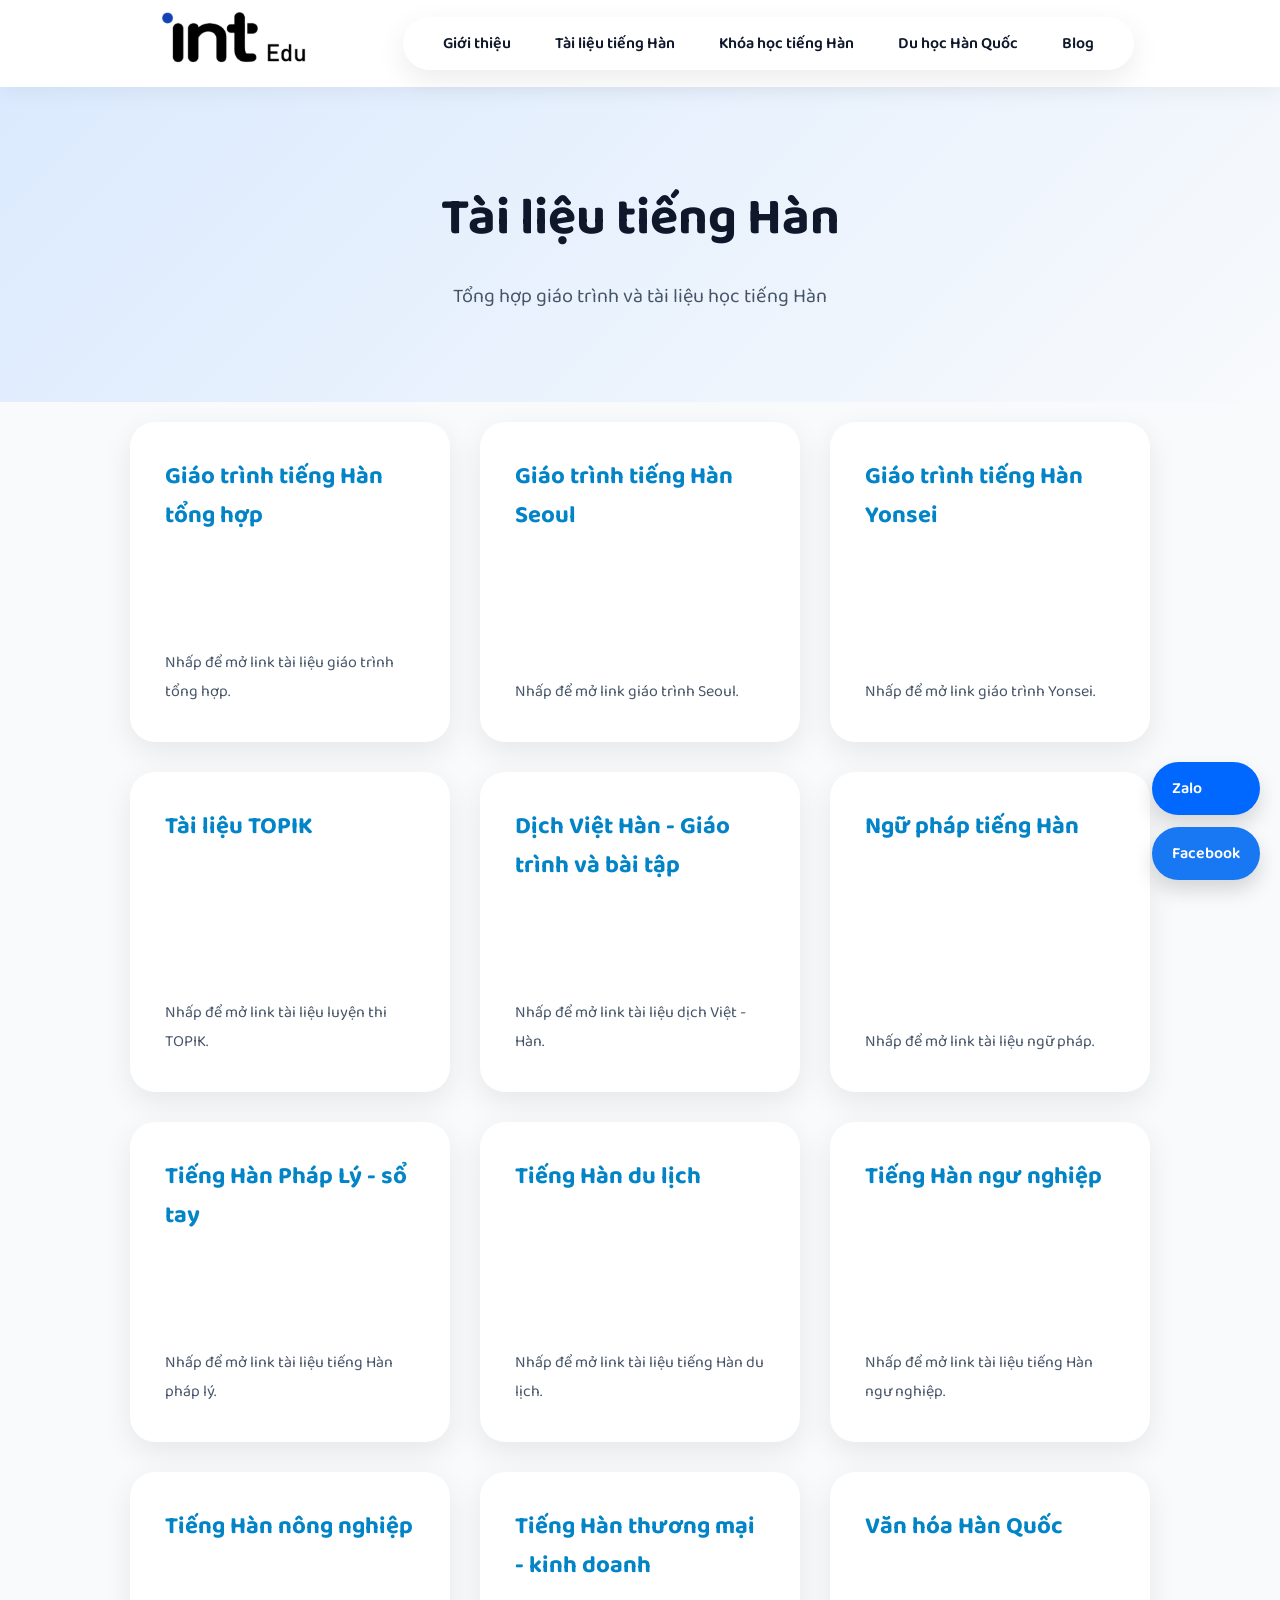
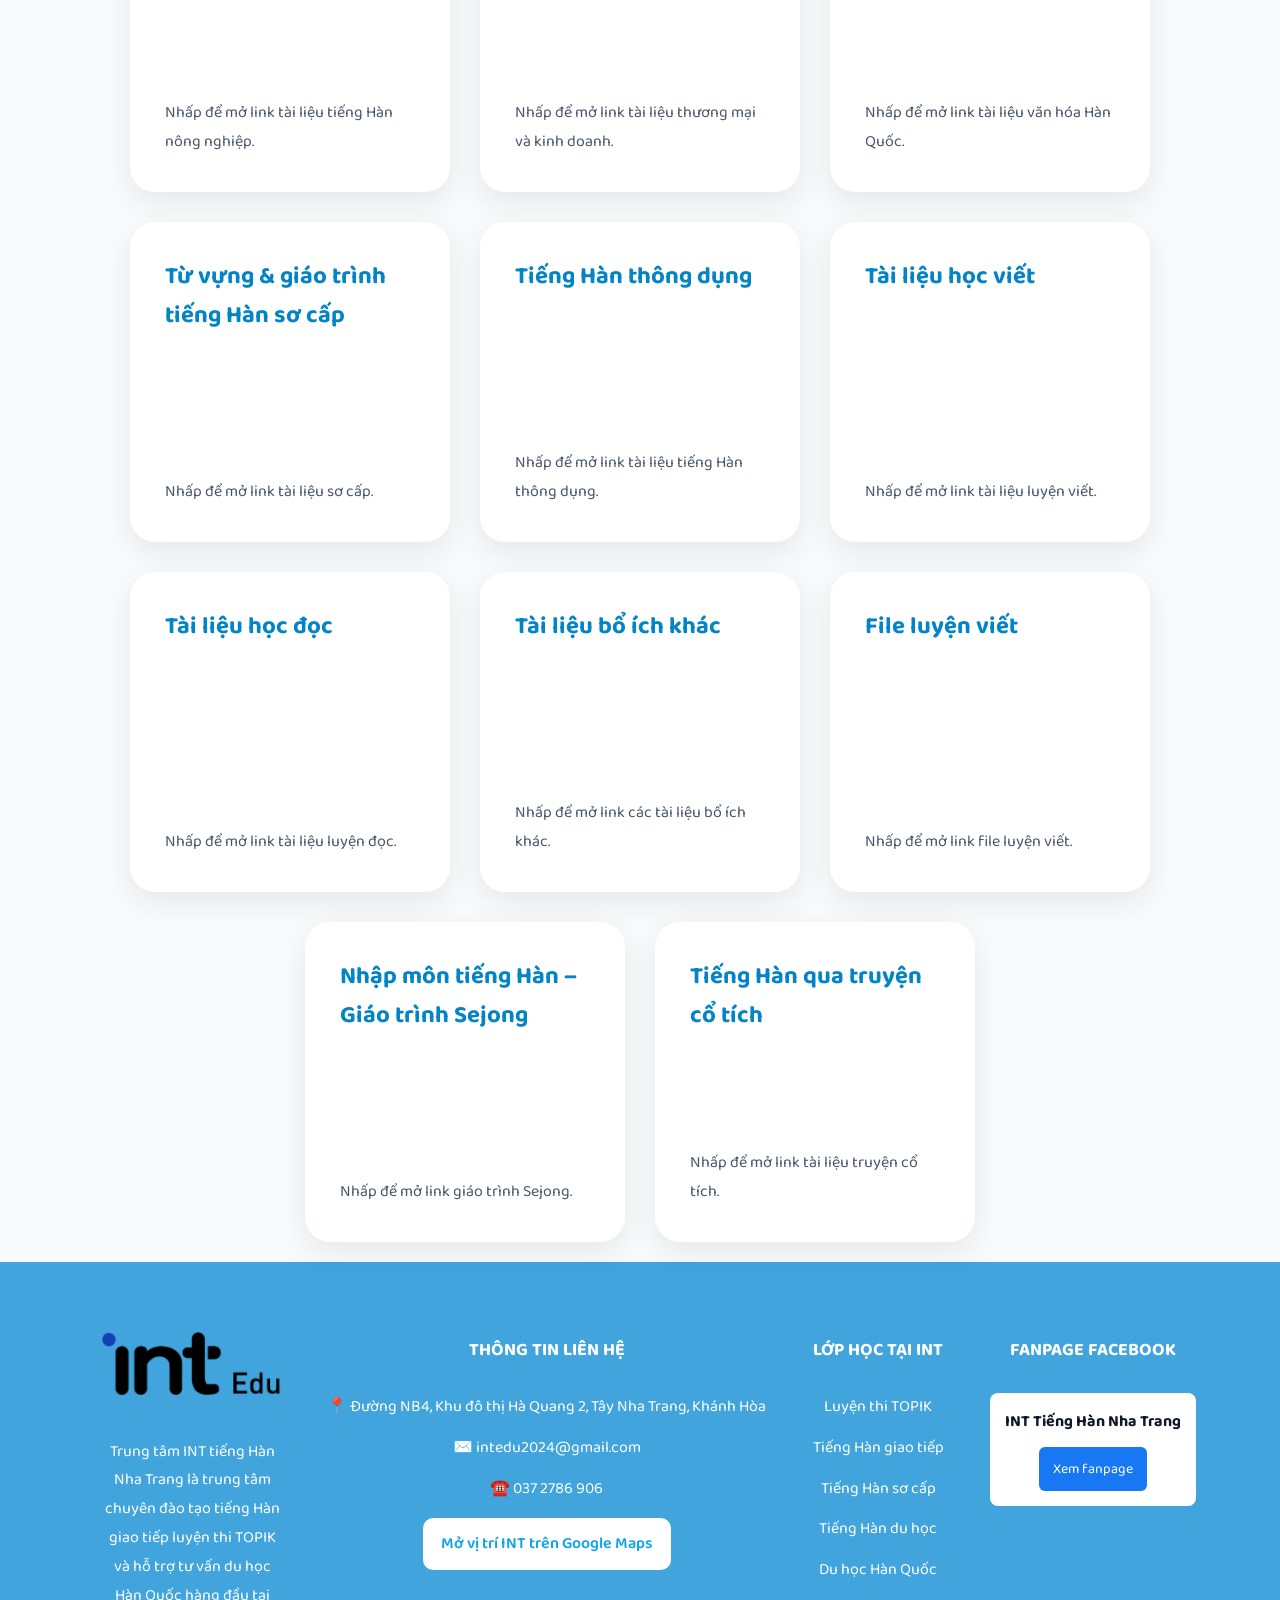
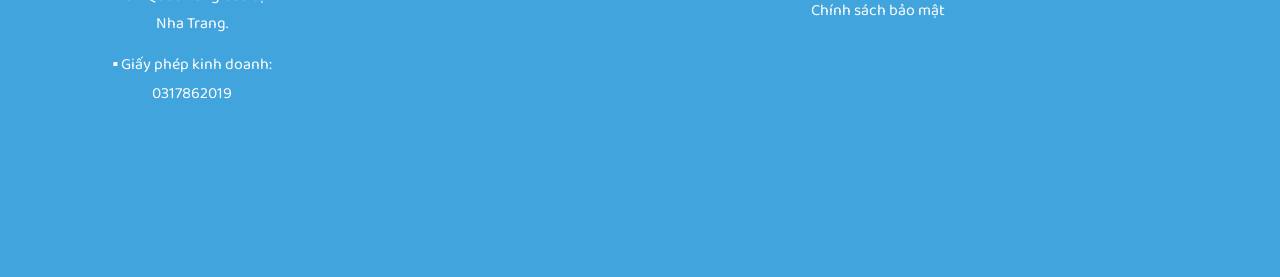
<file: tai-lieu.html>
<!DOCTYPE html>
<html lang="vi">
<head>
  <meta charset="UTF-8">
  <meta name="viewport" content="width=device-width, initial-scale=1.0">

  <title>Tài liệu tiếng Hàn - INT</title>

  <link rel="stylesheet" href="style.css">
  <link href="https://fonts.googleapis.com/css2?family=Baloo+2:wght@400;500;600;700;800&display=swap" rel="stylesheet">
</head>

<body>

<!-- MENU -->

<nav class="navbar">

  <!-- NÚT MENU MOBILE -->

  <button class="menu-toggle" onclick="openMenu()">
    ☰
  </button>

  <!-- LOGO -->

  <div class="logo">

    <a href="index.html">

      <img src="images/int-logo.png" alt="INT Edu">

    </a>

  </div>

  <!-- MENU DESKTOP -->

  <ul>

    <li>
      <a href="gioi-thieu">
        Giới thiệu
      </a>
    </li>

    <li>
      <a href="tai-lieu">
        Tài liệu tiếng Hàn
      </a>
    </li>

    <li>
      <a href="khoa-hoc">
        Khóa học tiếng Hàn
      </a>
    </li>

    <li>
      <a href="du-hoc">
        Du học Hàn Quốc
      </a>
    </li>

    <li>
      <a href="blog">
        Blog
      </a>
    </li>

  </ul>

</nav>

<!-- MOBILE MENU -->

<div class="mobile-menu" id="mobileMenu">

  <!-- NÚT ĐÓNG -->

  <button class="close-menu" onclick="closeMenu()">
    ×
  </button>

  <!-- LOGO MOBILE -->

  <div class="mobile-logo">

    <img src="images/int-logo.png" alt="INT Edu">

  </div>

  <!-- LINK MENU -->

  <a href="gioi-thieu">
    Giới Thiệu
  </a>

  <a href="tai-lieu">
    Tài liệu tiếng Hàn
  </a>

  <a href="khoa-hoc">
    Khóa học tiếng Hàn
  </a>

  <a href="du-hoc">
    Du học Hàn Quốc
  </a>

  <a href="blog">
    Blog
  </a>

</div>

<!-- HEADER -->

<section class="page-header">

  <h1>Tài liệu tiếng Hàn</h1>

  <p>
    Tổng hợp giáo trình và tài liệu học tiếng Hàn
  </p>

</section>

<!-- TÀI LIỆU -->

<section class="page-content">

  <div class="cards">

    <a href="https://drive.google.com/drive/folders/1j_TEdQh0FgjEtZlckrwwekQalZBFy_Zt"
       target="_blank"
       class="card document-card">

      <h3>Giáo trình tiếng Hàn tổng hợp</h3>

      <p>Nhấp để mở link tài liệu giáo trình tổng hợp.</p>

    </a>

    <a href="https://drive.google.com/drive/folders/1j_TEdQh0FgjEtZlckrwwekQalZBFy_Zt"
       target="_blank"
       class="card document-card">

      <h3>Giáo trình tiếng Hàn Seoul</h3>

      <p>Nhấp để mở link giáo trình Seoul.</p>

    </a>

    <a href="https://drive.google.com/drive/folders/1j_TEdQh0FgjEtZlckrwwekQalZBFy_Zt"
       target="_blank"
       class="card document-card">

      <h3>Giáo trình tiếng Hàn Yonsei</h3>

      <p>Nhấp để mở link giáo trình Yonsei.</p>

    </a>

    <a href="https://drive.google.com/drive/folders/1yNMtza50NHyY72ikjcrSoAthBOvpkWzy?usp=drive_link"
       target="_blank"
       class="card document-card">

      <h3>Tài liệu TOPIK</h3>

      <p>Nhấp để mở link tài liệu luyện thi TOPIK.</p>

    </a>

    <a href="https://drive.google.com/drive/folders/1SsrDKKGXrhNrpZhP7z63IFpXh-RmJ_e3?usp=drive_link"
       target="_blank"
       class="card document-card">

      <h3>Dịch Việt Hàn - Giáo trình và bài tập</h3>

      <p>Nhấp để mở link tài liệu dịch Việt - Hàn.</p>

    </a>

    <a href="https://drive.google.com/drive/folders/1OWrSfdQO22lamxbUHK5LO5Un0JQSFAAQ?usp=drive_link"
       target="_blank"
       class="card document-card">

      <h3>Ngữ pháp tiếng Hàn</h3>

      <p>Nhấp để mở link tài liệu ngữ pháp.</p>

    </a>

    <a href="https://drive.google.com/drive/folders/1v1ftdGt9Qt5iRtnabcPrk4C6mGbhZcPt?usp=drive_link"
       target="_blank"
       class="card document-card">

      <h3>Tiếng Hàn Pháp Lý - sổ tay</h3>

      <p>Nhấp để mở link tài liệu tiếng Hàn pháp lý.</p>

    </a>

    <a href="https://drive.google.com/drive/folders/1_9a2nIydG-DYdwbm1rVM1su_cpJqoIX1?usp=drive_link"
       target="_blank"
       class="card document-card">

      <h3>Tiếng Hàn du lịch</h3>

      <p>Nhấp để mở link tài liệu tiếng Hàn du lịch.</p>

    </a>

    <a href="https://drive.google.com/drive/folders/13PPEvAOk86ExwkyVEcX09EydL_61vMvq?usp=drive_link"
       target="_blank"
       class="card document-card">

      <h3>Tiếng Hàn ngư nghiệp</h3>

      <p>Nhấp để mở link tài liệu tiếng Hàn ngư nghiệp.</p>

    </a>

    <a href="https://drive.google.com/drive/folders/1Gaclhp860DeNXxfijseFuLCpJLtRZPkq?usp=drive_link"
       target="_blank"
       class="card document-card">

      <h3>Tiếng Hàn nông nghiệp</h3>

      <p>Nhấp để mở link tài liệu tiếng Hàn nông nghiệp.</p>

    </a>

    <a href="https://drive.google.com/drive/folders/19khJGUFgGRgWjtRWWtL_x15Bp-qLXCIe?usp=drive_link"
       target="_blank"
       class="card document-card">

      <h3>Tiếng Hàn thương mại - kinh doanh</h3>

      <p>Nhấp để mở link tài liệu thương mại và kinh doanh.</p>

    </a>

    <a href="https://drive.google.com/drive/folders/1YDcl6zVioAK-IgAyLdiW3rmATHiDwRU2?usp=drive_link"
       target="_blank"
       class="card document-card">

      <h3>Văn hóa Hàn Quốc</h3>

      <p>Nhấp để mở link tài liệu văn hóa Hàn Quốc.</p>

    </a>

    <a href="https://drive.google.com/drive/folders/1VCaTMEL2YXVx62dNfYT8ocqjeS4rpB_U?usp=drive_link"
       target="_blank"
       class="card document-card">

      <h3>Từ vựng & giáo trình tiếng Hàn sơ cấp</h3>

      <p>Nhấp để mở link tài liệu sơ cấp.</p>

    </a>

    <a href="https://drive.google.com/drive/folders/19EdLixtdqSCg0iGAL0TFNY5zoNyMxozS?usp=drive_link"
       target="_blank"
       class="card document-card">

      <h3>Tiếng Hàn thông dụng</h3>

      <p>Nhấp để mở link tài liệu tiếng Hàn thông dụng.</p>

    </a>

    <a href="https://drive.google.com/drive/folders/1oROwlq5nwXwBvACnoz3RMztHFPKdWE-v?usp=drive_link"
       target="_blank"
       class="card document-card">

      <h3>Tài liệu học viết</h3>

      <p>Nhấp để mở link tài liệu luyện viết.</p>

    </a>

    <a href="https://drive.google.com/drive/folders/1gEs7nvVXdlSvbXQ3fWBYg7x4O9QUiIGT?usp=drive_link"
       target="_blank"
       class="card document-card">

      <h3>Tài liệu học đọc</h3>

      <p>Nhấp để mở link tài liệu luyện đọc.</p>

    </a>

    <a href="https://drive.google.com/drive/folders/1Qbg26CVJP8y7ViJRLPtq1dIoK2iey_Iy?usp=drive_link"
       target="_blank"
       class="card document-card">

      <h3>Tài liệu bổ ích khác</h3>

      <p>Nhấp để mở link các tài liệu bổ ích khác.</p>

    </a>

    <a href="https://drive.google.com/drive/folders/1NhEEg3rwP8l0daWR7XBEHVC6figOBgLI?usp=drive_link"
       target="_blank"
       class="card document-card">

      <h3>File luyện viết</h3>

      <p>Nhấp để mở link file luyện viết.</p>

    </a>

    <a href="https://drive.google.com/drive/folders/1RmQnXnqGDP_9SK75uWD28-MSzkC8wn3E?usp=drive_link"
       target="_blank"
       class="card document-card">

      <h3>Nhập môn tiếng Hàn – Giáo trình Sejong</h3>

      <p>Nhấp để mở link giáo trình Sejong.</p>

    </a>

    <a href="https://drive.google.com/drive/folders/1UKdUOYQKRyPjT-XXzFD4hC9kP3XzJ45r?usp=drive_link"
       target="_blank"
       class="card document-card">

      <h3>Tiếng Hàn qua truyện cổ tích</h3>

      <p>Nhấp để mở link tài liệu truyện cổ tích.</p>

    </a>

  </div>

</section>

<!-- FOOTER -->

<footer class="footer">

  <div class="footer-container">

    <div class="footer-col footer-about">
      <img src="images/int-logo.png" alt="INT Edu" class="footer-logo">

      <p>
        Trung tâm INT tiếng Hàn Nha Trang là trung tâm chuyên đào tạo tiếng Hàn giao tiếp
        luyện thi TOPIK và hỗ trợ tư vấn du học Hàn Quốc hàng đầu tại Nha Trang.
      </p>

      <p>▪ Giấy phép kinh doanh: 0317862019</p>
    </div>

    <div class="footer-col">
      <h3>THÔNG TIN LIÊN HỆ</h3>

      <p>📍 Đường NB4, Khu đô thị Hà Quang 2, Tây Nha Trang, Khánh Hòa</p>
      <p>✉️ intedu2024@gmail.com</p>
      <p>☎️ 037 2786 906</p>

      <div class="map-button">

  <a href="https://maps.app.goo.gl/dKhqpCxhwkjduR1n8"
     target="_blank">

     Mở vị trí INT trên Google Maps

  </a>

</div>

<div class="map-box">

  <iframe
    src="https://maps.google.com/maps?q=NB4%20Ha%20Quang%202%20Nha%20Trang&t=&z=15&ie=UTF8&iwloc=&output=embed"
    allowfullscreen
    loading="lazy">
  </iframe>

</div>

    </div>

    <div class="footer-col">
      <h3>LỚP HỌC TẠI INT</h3>

      <p>Luyện thi TOPIK</p>
      <p>Tiếng Hàn giao tiếp</p>
      <p>Tiếng Hàn sơ cấp</p>
      <p>Tiếng Hàn du học</p>
      <p>Du học Hàn Quốc</p>
      <p>Chính sách bảo mật</p>
    </div>

    <div class="footer-col">
  <h3>FANPAGE FACEBOOK</h3>

  <div class="fb-box">
    <p><strong>INT Tiếng Hàn Nha Trang</strong></p>

    <a href="https://www.facebook.com/inttienghannhatrang" target="_blank">
      Xem fanpage
    </a>
  </div>
</div>

</div>
</footer>
<!-- SOCIAL -->

<div class="social-buttons">

  <a href="https://zalo.me/0372786906" class="zalo">
    Zalo
  </a>

  <a href="https://www.facebook.com/inttienghannhatrang" class="facebook">
    Facebook
  </a>

</div>
<script>

  function openMenu() {
    document
      .getElementById("mobileMenu")
      .classList.add("active");
  }

  function closeMenu() {
    document
      .getElementById("mobileMenu")
      .classList.remove("active");
  }

</script>
</body>
</html>
</file>
<file: style.css>
*{
  margin:0;
  padding:0;
  box-sizing:border-box;
}

body{
  font-family:'Baloo 2', Arial, sans-serif;
  background:#f8fafc;
  color:#222;
}

/* MENU */

.navbar{
  width:100%;
  padding:12px 8%;
  display:flex;
  justify-content:center;
  align-items:center;
  gap:80px;
  background:white;
  position:sticky;
  top:0;
  z-index:1000;
  box-shadow:0 5px 20px rgba(0,0,0,0.05);
}

.logo img{
  height:55px;
}

.navbar ul{
  display:flex;
  list-style:none;
  gap:12px;
  background:white;
  padding:14px 24px;
  border-radius:50px;
  box-shadow:0 10px 30px rgba(0,0,0,0.08);
}

.navbar a{
  text-decoration:none;
  color:#0f172a;
  font-weight:600;
  padding:10px 16px;
  border-radius:30px;
  transition:0.3s;
}

.navbar a:hover{
  background:#0ea5e9;
  color:white;
}

/* HERO TRANG CHỦ */

.hero{
  min-height:85vh;
  display:flex;
  justify-content:space-between;
  align-items:center;
  padding:70px 8%;
  background:linear-gradient(135deg,#e0f2fe,#ffffff);
}

.hero-text{
  width:50%;
}

.small-title{
  color:#0284c7;
  font-weight:700;
  letter-spacing:2px;
  margin-bottom:20px;
}

.hero h1{
  font-size:64px;
  line-height:1.1;
  margin-bottom:25px;
  color:#0f172a;
}

.desc{
  font-size:18px;
  line-height:1.8;
  color:#475569;
  margin-bottom:35px;
}

.buttons{
  display:flex;
  gap:20px;
}

.btn-main,
.btn-outline{
  padding:15px 30px;
  border-radius:50px;
  text-decoration:none;
  font-weight:600;
  transition:0.3s;
}

.btn-main{
  background:#0ea5e9;
  color:white;
}

.btn-main:hover{
  background:#0284c7;
  transform:translateY(-3px);
}

.btn-outline{
  border:2px solid #0ea5e9;
  color:#0ea5e9;
}

.btn-outline:hover{
  background:#0ea5e9;
  color:white;
}

.hero-image{
  width:42%;
}

.hero-image img{
  width:100%;
  border-radius:35px;
  box-shadow:0 25px 60px rgba(0,0,0,0.2);
  transition:0.5s;
}

.hero-image img:hover{
  transform:scale(1.03);
}

/* SECTION CHUNG */

.info,
.courses,
.contact{
  padding:80px 8%;
}

h2{
  text-align:center;
  font-size:42px;
  margin-bottom:50px;
  color:#0f172a;
}

/* TRANG CON */

.page-header{
  padding:90px 8%;
  text-align:center;
  background:linear-gradient(135deg,#dbeafe,#f8fafc);
}

.page-header h1{
  font-size:52px;
  margin-bottom:20px;
  color:#0f172a;
}

.page-header p{
  font-size:20px;
  color:#475569;
}

.page-content{
  padding:80px 8%;
  background:#f8fafc;
}

/* CARD */

.cards,
.course-list{
  display:flex;
  justify-content:center;
  gap:30px;
  flex-wrap:wrap;
}

.card,
.course{
  width:320px;
  min-height:320px;
  background:white;
  padding:35px;
  border-radius:25px;
  box-shadow:0 10px 30px rgba(0,0,0,0.08);
  transition:0.4s;
  display:flex;
  flex-direction:column;
  justify-content:space-between;
}

.card:hover,
.course:hover{
  transform:translateY(-12px);
  box-shadow:0 20px 40px rgba(0,0,0,0.12);
}

.card h3,
.course h3{
  margin-bottom:18px;
  color:#0284c7;
  font-size:24px;
}

.card p,
.course p{
  line-height:1.8;
  color:#475569;
}

.card button,
.course button{
  margin-top:20px;
  padding:14px;
  border:none;
  border-radius:12px;
  background:#0ea5e9;
  color:white;
  font-size:16px;
  font-weight:600;
  cursor:pointer;
  transition:0.3s;
}

.card button:hover,
.course button:hover{
  background:#0284c7;
  transform:translateY(-3px);
}

/* FORM LIÊN HỆ */

.contact{
  background:white;
}

form{
  max-width:550px;
  margin:auto;
  display:flex;
  flex-direction:column;
  gap:18px;
}

form input,
form textarea,
form select{
  padding:18px;
  border-radius:14px;
  border:1px solid #cbd5e1;
  font-size:16px;
}

form button{
  padding:18px;
  border:none;
  border-radius:14px;
  background:#0ea5e9;
  color:white;
  font-size:18px;
  font-weight:600;
  cursor:pointer;
  transition:0.3s;
}

form button:hover{
  background:#0284c7;
}

/* FOOTER */

.footer{
  background:#0f172a;
  color:white;
  padding:50px 8%;
  text-align:center;
  line-height:2;
}

.footer h3{
  margin-bottom:20px;
  color:#38bdf8;
}

/* NÚT ZALO FACEBOOK */

.social-buttons{
  position:fixed;
  right:20px;
  bottom:20px;
  display:flex;
  flex-direction:column;
  gap:12px;
  z-index:999;
}

.social-buttons a{
  padding:14px 20px;
  border-radius:50px;
  color:white;
  text-decoration:none;
  font-weight:600;
  box-shadow:0 10px 20px rgba(0,0,0,0.15);
  transition:0.3s;
}

.social-buttons a:hover{
  transform:translateY(-4px);
}

.zalo{
  background:#0068ff;
}

.facebook{
  background:#1877f2;
}

/* MOBILE */

@media(max-width:768px){

  .navbar{
    flex-direction:column;
    gap:18px;
    padding:15px 5%;
  }

  .navbar ul{
    flex-wrap:wrap;
    justify-content:center;
    border-radius:25px;
  }

  .hero{
    flex-direction:column;
    text-align:center;
    padding:60px 6%;
  }

  .hero-text,
  .hero-image{
    width:100%;
  }

  .hero h1{
    font-size:42px;
  }

  .hero-image{
    margin-top:40px;
  }

  .buttons{
    justify-content:center;
    flex-wrap:wrap;
  }

  .page-header{
    padding:70px 6%;
  }

  .page-header h1{
    font-size:38px;
  }

  .page-content{
    padding:60px 6%;
  }

  .card,
  .course{
    width:100%;
  }

  h2{
    font-size:34px;
  }

}
.footer{
  background:#41a4dd;
  color:white;
  padding:70px 8%;
}

.footer-container{
  display:grid;
  grid-template-columns:1.5fr 1.4fr 1fr 1.3fr;
  gap:45px;
  max-width:1200px;
  margin:auto;
}

.footer-col h3{
  font-size:18px;
  margin-bottom:25px;
  color:white;
}

.footer-col p{
  line-height:1.8;
  margin-bottom:12px;
  color:white;
}

.footer-logo{
  width:180px;
  margin-bottom:25px;
}

.map-box iframe{
  width:100%;
  height:210px;
  border:0;
  border-radius:10px;
  margin-top:15px;
}

.fb-box{
  background:white;
  color:#0f172a;
  padding:15px;
  margin-bottom:18px;
  border-radius:8px;
}

.fb-box p{
  color:#0f172a;
  margin-bottom:10px;
}

.fb-box a{
  display:inline-block;
  background:#1877f2;
  color:white;
  text-decoration:none;
  padding:8px 14px;
  border-radius:6px;
  font-size:14px;
}

@media(max-width:768px){
  .footer-container{
    grid-template-columns:1fr;
  }

  .footer{
    padding:50px 6%;
  }

  .footer-logo{
    width:150px;
  }
}
.footer-col p{
  white-space:nowrap;
}
.footer-about p{
  white-space:normal;
}
/* =========================
   ROADMAP STYLE - INT KOREAN
========================= */

.roadmap{
  padding:100px 8%;
  background:#f8fafc;
}

.roadmap h2{

  text-align:center;

  font-size:42px;

  margin-bottom:60px;

  color:#0f172a;
}

.roadmap-grid{

  display:grid;

  grid-template-columns:repeat(2,1fr);

  gap:30px;
}

.roadmap-card{

  background:white;

  padding:45px;

  border-radius:30px;

  box-shadow:
    0 10px 30px rgba(0,0,0,0.05);

  transition:0.35s;

  border:1px solid #eef2ff;

  position:relative;

  overflow:hidden;
}

.roadmap-card:hover{

  transform:
    translateY(-12px);

  box-shadow:
    0 20px 40px rgba(0,0,0,0.08);
}

.roadmap-card h3{

  font-size:30px;

  margin-bottom:22px;

  color:#0f172a;
}

.roadmap-card p{

  color:#64748b;

  line-height:1.9;

  font-size:17px;
}

.topik{

  display:inline-block;

  margin-top:22px;

  background:#dbeafe;

  color:#2563eb;

  padding:10px 20px;

  border-radius:999px;

  font-size:14px;

  font-weight:600;
}

.price{

  margin-top:28px;

  display:inline-block;

  background:
    linear-gradient(
      135deg,
      #60a5fa,
      #2563eb
    );

  color:white;

  padding:14px 24px;

  border-radius:999px;

  font-size:26px;

  font-weight:700;

  box-shadow:
    0 10px 25px rgba(37,99,235,0.25);

  transition:0.3s;
}

.roadmap-card:hover .price{

  transform:scale(1.05);
}

/* MOBILE */

@media(max-width:768px){

  .roadmap-grid{
    grid-template-columns:1fr;
  }

  .roadmap h2{
    font-size:34px;
  }

  .roadmap-card{
    padding:35px;
  }

  .roadmap-card h3{
    font-size:26px;
  }

  .price{
    font-size:22px;
  }

}

/* ===============================
   KHOA HOC PAGE
================================ */

.course-hero {
  position: relative;
  padding: 60px 7%;
  background: linear-gradient(#f8fcff, #eaf6ff);
  overflow: hidden;
}

.course-title {
  text-align: center;
  position: relative;
  z-index: 3;
}

.course-title h1 {
  font-size: 52px;
  color: #0d2d63;
  margin-bottom: 12px;
}

.course-title p {
  font-size: 22px;
  color: #56647c;
}

.course-roadmap {
  position: relative;
  height: 660px;
  margin-top: 40px;
}

.course-bg {
  position: absolute;
  inset: 0;
  width: 100%;
  height: 100%;
  object-fit: cover;
  opacity: 0.25;
  z-index: 1;
}

.course-road {
  position: absolute;
  left: 50%;
  bottom: 90px;
  transform: translateX(-50%);
  width: 1050px;
  max-width: 100%;
  z-index: 2;
}

.course-palace {
  position: absolute;
  left: 48%;
  bottom: 130px;
  width: 210px;
  z-index: 3;
}

.course-student {
  position: absolute;
  right: 1%;
  bottom: 0;
  width: 280px;
  z-index: 4;
}

.course-card {
  position: absolute;
  width: 260px;
  background: #fff;
  border-radius: 24px;
  padding: 24px;
  box-shadow: 0 20px 45px rgba(16, 72, 140, 0.14);
  z-index: 5;
  transition: 0.3s;
}

.course-card:hover {
  transform: translateY(-8px);
}

.course-tag {
  display: inline-block;
  background: linear-gradient(90deg, #0f66dd, #318fff);
  color: #fff;
  font-weight: 700;
  padding: 10px 22px;
  border-radius: 30px;
  margin-bottom: 18px;
}

.course-card p {
  color: #17305e;
  font-size: 17px;
  line-height: 1.55;
  margin-bottom: 18px;
}

.course-card span {
  display: block;
  background: #eaf3ff;
  color: #0f66dd;
  text-align: center;
  font-weight: 700;
  padding: 9px 12px;
  border-radius: 24px;
  margin-bottom: 16px;
}

.course-price {
  border-top: 2px dashed #d7e5f5;
  padding-top: 16px;
  text-align: center;
  color: #0f66dd;
  font-size: 28px;
  font-weight: 800;
}

.course-card-1 {
  left: 2%;
  top: 190px;
}

.course-card-2 {
  left: 29%;
  top: 85px;
}

.course-card-3 {
  left: 55%;
  top: 50px;
}

.course-card-4 {
  right: 2%;
  top: 0;
}

.course-features {
  display: grid;
  grid-template-columns: repeat(4, 1fr);
  gap: 20px;
  background: #fff;
  padding: 24px;
  border-radius: 22px;
  box-shadow: 0 15px 35px rgba(16, 72, 140, 0.12);
  position: relative;
  z-index: 5;
}

.course-features h4 {
  color: #17305e;
  margin-bottom: 8px;
}

.course-features p {
  color: #5f6f86;
  line-height: 1.5;
  font-size: 14px;
}

@media (max-width: 1100px) {
  .course-title h1 {
    font-size: 36px;
  }

  .course-roadmap {
    height: auto;
    display: grid;
    gap: 24px;
  }

  .course-bg,
  .course-road,
  .course-palace,
  .course-student {
    display: none;
  }

  .course-card,
  .course-card-1,
  .course-card-2,
  .course-card-3,
  .course-card-4 {
    position: static;
    width: 100%;
  }

  .course-features {
    grid-template-columns: 1fr;
  }
}
.document-card{
  text-decoration:none;
  color:inherit;
}

.document-detail{
  padding:90px 8%;
  min-height:70vh;
  background:#f8fafc;
}

.document-detail h1{
  text-align:center;
  font-size:48px;
  margin-bottom:15px;
  color:#0f172a;
}

.document-detail p{
  text-align:center;
  color:#64748b;
  margin-bottom:50px;
}

.download-list{
  max-width:900px;
  margin:auto;
  display:grid;
  gap:20px;
}

.download-item{
  background:white;
  padding:25px 30px;
  border-radius:20px;
  text-decoration:none;
  color:#0f172a;
  display:flex;
  justify-content:space-between;
  align-items:center;
  box-shadow:0 10px 30px rgba(0,0,0,0.06);
  transition:0.3s;
}

.download-item:hover{
  transform:translateY(-5px);
}

.download-item span{
  font-size:18px;
  font-weight:600;
}

.download-item button{
  border:none;
  background:#0ea5e9;
  color:white;
  padding:12px 18px;
  border-radius:10px;
  cursor:pointer;
}
.document-card {
  text-decoration: none;
  color: inherit;
  cursor: pointer;
}
.map-button{
  margin-top:15px;
  text-align:center;
}

.map-button a{
  display:inline-block;
  background:white;
  color:#0ea5e9;
  text-decoration:none;
  padding:10px 18px;
  border-radius:10px;
  font-weight:600;
}
.home-card {
  position: relative;
  overflow: hidden;
  background: linear-gradient(180deg, #ffffff, #f0f9ff);
  border: 1px solid #e0f2fe;
}

.home-card::before {
  content: "";
  position: absolute;
  width: 150px;
  height: 150px;
  background: #bae6fd;
  border-radius: 50%;
  top: -70px;
  right: -70px;
  opacity: 0.55;
}

.card-icon {
  width: 62px;
  height: 62px;
  background: #e0f2fe;
  color: #0284c7;
  border-radius: 18px;
  display: flex;
  align-items: center;
  justify-content: center;
  font-size: 32px;
  margin-bottom: 24px;
  position: relative;
  z-index: 2;
}

.home-card h3,
.home-card p,
.home-card a {
  position: relative;
  z-index: 2;
}

.home-card h3 a {
  color: #0284c7;
  text-decoration: none;
}

.home-card h3 a:hover {
  color: #075985;
}

.card-btn {
  display: inline-block;
  margin-top: 24px;
  background: #0ea5e9;
  color: white !important;
  padding: 12px 20px;
  border-radius: 999px;
  text-decoration: none;
  font-weight: 600;
}

.card-btn:hover {
  background: #0284c7;
  transform: translateY(-3px);
}
/* =========================
   RESPONSIVE MOBILE
========================= */

@media (max-width: 768px) {

  body {
    overflow-x: hidden;
  }

  .navbar {
    padding: 14px 5%;
    gap: 14px;
  }

  .logo img {
    height: 46px;
  }

  .navbar ul {
    width: 100%;
    overflow-x: auto;
    justify-content: flex-start;
    gap: 8px;
    padding: 10px;
    border-radius: 18px;
  }

  .navbar ul::-webkit-scrollbar {
    display: none;
  }

  .navbar a {
    white-space: nowrap;
    font-size: 14px;
    padding: 9px 13px;
  }

  .hero {
    flex-direction: column;
    text-align: center;
    padding: 50px 6%;
    min-height: auto;
  }

  .hero-text,
  .hero-image {
    width: 100%;
  }

  .hero h1 {
    font-size: 40px;
  }

  .desc {
    font-size: 16px;
  }

  .buttons {
    justify-content: center;
    flex-wrap: wrap;
  }

  .hero-image {
    margin-top: 35px;
  }

  .info,
  .courses,
  .contact,
  .page-content {
    padding: 55px 6%;
  }

  h2 {
    font-size: 32px;
    margin-bottom: 35px;
  }

  .cards,
  .course-list {
    gap: 22px;
  }

  .card,
  .course {
    width: 100%;
    min-height: auto;
    padding: 28px;
  }

  .page-header {
    padding: 65px 6%;
  }

  .page-header h1 {
    font-size: 38px;
  }

  .page-header p {
    font-size: 17px;
  }

  .course-title h1 {
    font-size: 34px;
  }

  .course-title p {
    font-size: 16px;
  }

  .course-hero {
    padding: 50px 6%;
  }

  .course-roadmap {
    height: auto;
    display: grid;
    gap: 22px;
  }

  .course-bg,
  .course-road,
  .course-palace,
  .course-student {
    display: none;
  }

  .course-card,
  .course-card-1,
  .course-card-2,
  .course-card-3,
  .course-card-4 {
    position: static;
    width: 100%;
  }

  .course-features {
    grid-template-columns: 1fr;
    margin-top: 25px;
  }

  .footer {
    padding: 45px 6%;
    text-align: center;
  }

  .footer-container {
    grid-template-columns: 1fr;
    gap: 32px;
  }

  .footer-col p {
    white-space: normal;
  }

  .footer-logo {
    width: 145px;
  }

  .map-box iframe {
    height: 230px;
  }

  .social-buttons {
    right: 12px;
    bottom: 12px;
  }

  .social-buttons a {
    padding: 11px 15px;
    font-size: 13px;
  }
}
/* =========================
   MOBILE MENU
========================= */

.menu-toggle {
  display: none;
}

.mobile-menu {
  display: none;
}

.close-menu {
  display: none;
}

@media (max-width: 768px) {

  .navbar {
    position: sticky;
    top: 0;
    z-index: 999;
    padding: 15px 6%;
    justify-content: center;
  }

  .navbar ul {
    display: none;
  }

  .menu-toggle {
    display: block;
    position: absolute;
    left: 20px;
    background: none;
    border: none;
    font-size: 30px;
    color: #0f172a;
    cursor: pointer;
  }

  .logo img {
    height: 58px;
  }

  .mobile-menu {
    display: flex;
    position: fixed;
    top: 0;
    left: -100%;
    width: 82%;
    height: 100vh;
    background: white;
    z-index: 2000;
    padding: 35px 28px;
    flex-direction: column;
    gap: 22px;
    box-shadow: 10px 0 30px rgba(0,0,0,0.15);
    transition: 0.35s ease;
  }

  .mobile-menu.active {
    left: 0;
  }

  .mobile-logo img {
    width: 140px;
    margin-bottom: 20px;
  }

  .mobile-menu a {
  text-decoration: none;
  color: #0284c7;
  font-size: 20px;
  font-weight: 700;
  padding: 10px 0;
  border-bottom: 1px solid #e5e7eb;
  transition: 0.3s;
}

.mobile-menu a:hover {
  color: #0369a1;
  padding-left: 6px;
}

.close-menu {
  display: block;
  position: absolute;
  right: 20px;
  top: 20px;
  background: #0ea5e9;
  color: white;
  border: none;
  width: 42px;
  height: 42px;
  font-size: 28px;
  border-radius: 10px;
  cursor: pointer;
}
}
@media (min-width: 769px) {
  .menu-toggle {
    display: none !important;
  }

  .mobile-menu {
    display: none !important;
  }

  .navbar ul {
    display: flex !important;
  }
}

@media (max-width: 768px) {
  .navbar ul {
    display: none !important;
  }

  .menu-toggle {
    display: block !important;
  }
}
/* =========================
   FIX DESKTOP + MOBILE MENU
========================= */

@media (min-width: 769px) {

  .menu-toggle {
    display: none !important;
  }

  .mobile-menu {
    display: none !important;
  }

  .navbar ul {
    display: flex !important;
  }

}

@media (max-width: 768px) {

  .navbar ul {
    display: none !important;
  }

  .menu-toggle {
    display: block !important;
  }

}
/* =========================
   COURSE HERO BACKGROUND
========================= */

/* =========================
   COURSE HERO
========================= */

/* DESKTOP */

.course-hero{
  position: relative;
  padding: 80px 6%;
  background-image: url("images/khoa-hoc-bg.png");
  background-size: cover;
  background-position: center;
  background-repeat: no-repeat;
  overflow: hidden;
}

/* Overlay trắng nhẹ */

.course-hero::before{
  content:"";
  position:absolute;
  inset:0;
  background:rgba(255,255,255,0.35);
}

/* Nội dung nổi lên */

.course-title,
.course-roadmap,
.course-features{
  position:relative;
  z-index:2;
}

/* =========================
   MOBILE
========================= */

@media (max-width:768px){

  .course-hero{

    background-image: url("images/trung-tam-int.png");

    background-size: cover;

    background-position: center;

    padding: 60px 5%;
  }

}

/* Lớp phủ trắng nhẹ */

.course-hero::before{
  content:"";
  position:absolute;
  inset:0;
  background:rgba(255,255,255,0.35);
}

/* Đưa nội dung nổi lên trên */

.course-title,
.course-roadmap,
.course-features{
  position:relative;
  z-index:2;
}

/* Khoảng cách đẹp hơn */

.course-roadmap{
  margin-top:50px;
}
/* =========================
   COURSE FEATURES WITH ICONS
========================= */

.course-features {
  max-width: 1180px;
  margin: 30px auto 0;
  display: grid;
  grid-template-columns: repeat(4, 1fr);
  gap: 24px;
  background: #ffffff;
  padding: 24px 32px;
  border-radius: 22px;
  box-shadow: 0 18px 45px rgba(15, 103, 221, 0.12);
}

.course-feature-item {
  display: flex;
  align-items: center;
  gap: 16px;
}

.feature-icon {
  width: 58px;
  height: 58px;
  min-width: 58px;
  border-radius: 16px;
  background: #eef6ff;
  color: #0f66dd;
  display: flex;
  align-items: center;
  justify-content: center;
  font-size: 32px;
}

.course-feature-item h4 {
  font-size: 18px;
  color: #0d2d63;
  margin-bottom: 4px;
}

.course-feature-item p {
  font-size: 15px;
  color: #5f6f86;
  line-height: 1.4;
}

@media (max-width: 768px) {
  .course-features {
    grid-template-columns: 1fr;
    padding: 22px;
  }

  .course-feature-item {
    align-items: flex-start;
  }
}
.card-image{
  width:100%;
  height:160px;
  object-fit:cover;
  border-radius:16px;
  margin:14px 0 18px;
}
.card-image{
  display:block !important;
  width:100% !important;
  height:160px !important;
  object-fit:cover !important;
  border-radius:16px !important;
  margin:14px 0 18px !important;
}
.page-content > p{
  text-align:center;
  max-width:1000px;
  margin:-20px auto 40px;
  line-height:1.8;
}
/* =========================
   BLOG CATEGORY BOXES
========================= */

.blog-section {
  padding: 80px 8%;
  background: #f8fafc;
}

.blog-grid {
  max-width: 1200px;
  margin: auto;
  display: grid;
  grid-template-columns: repeat(4, 1fr);
  gap: 26px;
}

.blog-box {
  background: white;
  border-radius: 26px;
  padding: 34px 28px;
  text-decoration: none;
  color: inherit;
  box-shadow: 0 16px 40px rgba(15, 103, 221, 0.08);
  transition: 0.35s;
  border: 1px solid #e0f2fe;
}

.blog-box:hover {
  transform: translateY(-10px);
  box-shadow: 0 24px 50px rgba(15, 103, 221, 0.14);
}

.blog-icon {
  width: 64px;
  height: 64px;
  background: #e0f2fe;
  color: #0ea5e9;
  border-radius: 18px;
  display: flex;
  align-items: center;
  justify-content: center;
  font-size: 34px;
  margin-bottom: 22px;
}

.blog-box h3 {
  font-size: 24px;
  color: #0284c7;
  margin-bottom: 12px;
}

.blog-box p {
  color: #475569;
  line-height: 1.7;
}

/* =========================
   BLOG POST LIST
========================= */

.blog-post-section {
  padding: 80px 8%;
  background: #f8fafc;
}

.post-list {
  max-width: 900px;
  margin: auto;
  display: grid;
  gap: 18px;
}

.post-item {
  background: white;
  padding: 24px 28px;
  border-radius: 20px;
  text-decoration: none;
  color: inherit;
  box-shadow: 0 12px 32px rgba(15, 103, 221, 0.08);
  display: grid;
  grid-template-columns: 48px 1fr;
  gap: 12px 20px;
  transition: 0.3s;
}

.post-item:hover {
  transform: translateY(-5px);
}

.post-item span {
  width: 42px;
  height: 42px;
  background: #0ea5e9;
  color: white;
  border-radius: 50%;
  display: flex;
  align-items: center;
  justify-content: center;
  font-weight: 800;
}

.post-item h3 {
  color: #0f172a;
  font-size: 22px;
}

.post-item p {
  grid-column: 2;
  color: #64748b;
}

@media (max-width: 1000px) {
  .blog-grid {
    grid-template-columns: repeat(2, 1fr);
  }
}

@media (max-width: 768px) {
  .blog-grid {
    grid-template-columns: 1fr;
  }

  .blog-section,
  .blog-post-section {
    padding: 55px 6%;
  }

  .post-item {
    grid-template-columns: 1fr;
  }

  .post-item p {
    grid-column: 1;
  }
}
/* VERSION GỌN HƠN */

.page-content{
  padding-top: 20px;
  padding-bottom: 20px;
}

section{
  padding-top: 20px;
  padding-bottom: 20px;
}
</file>
